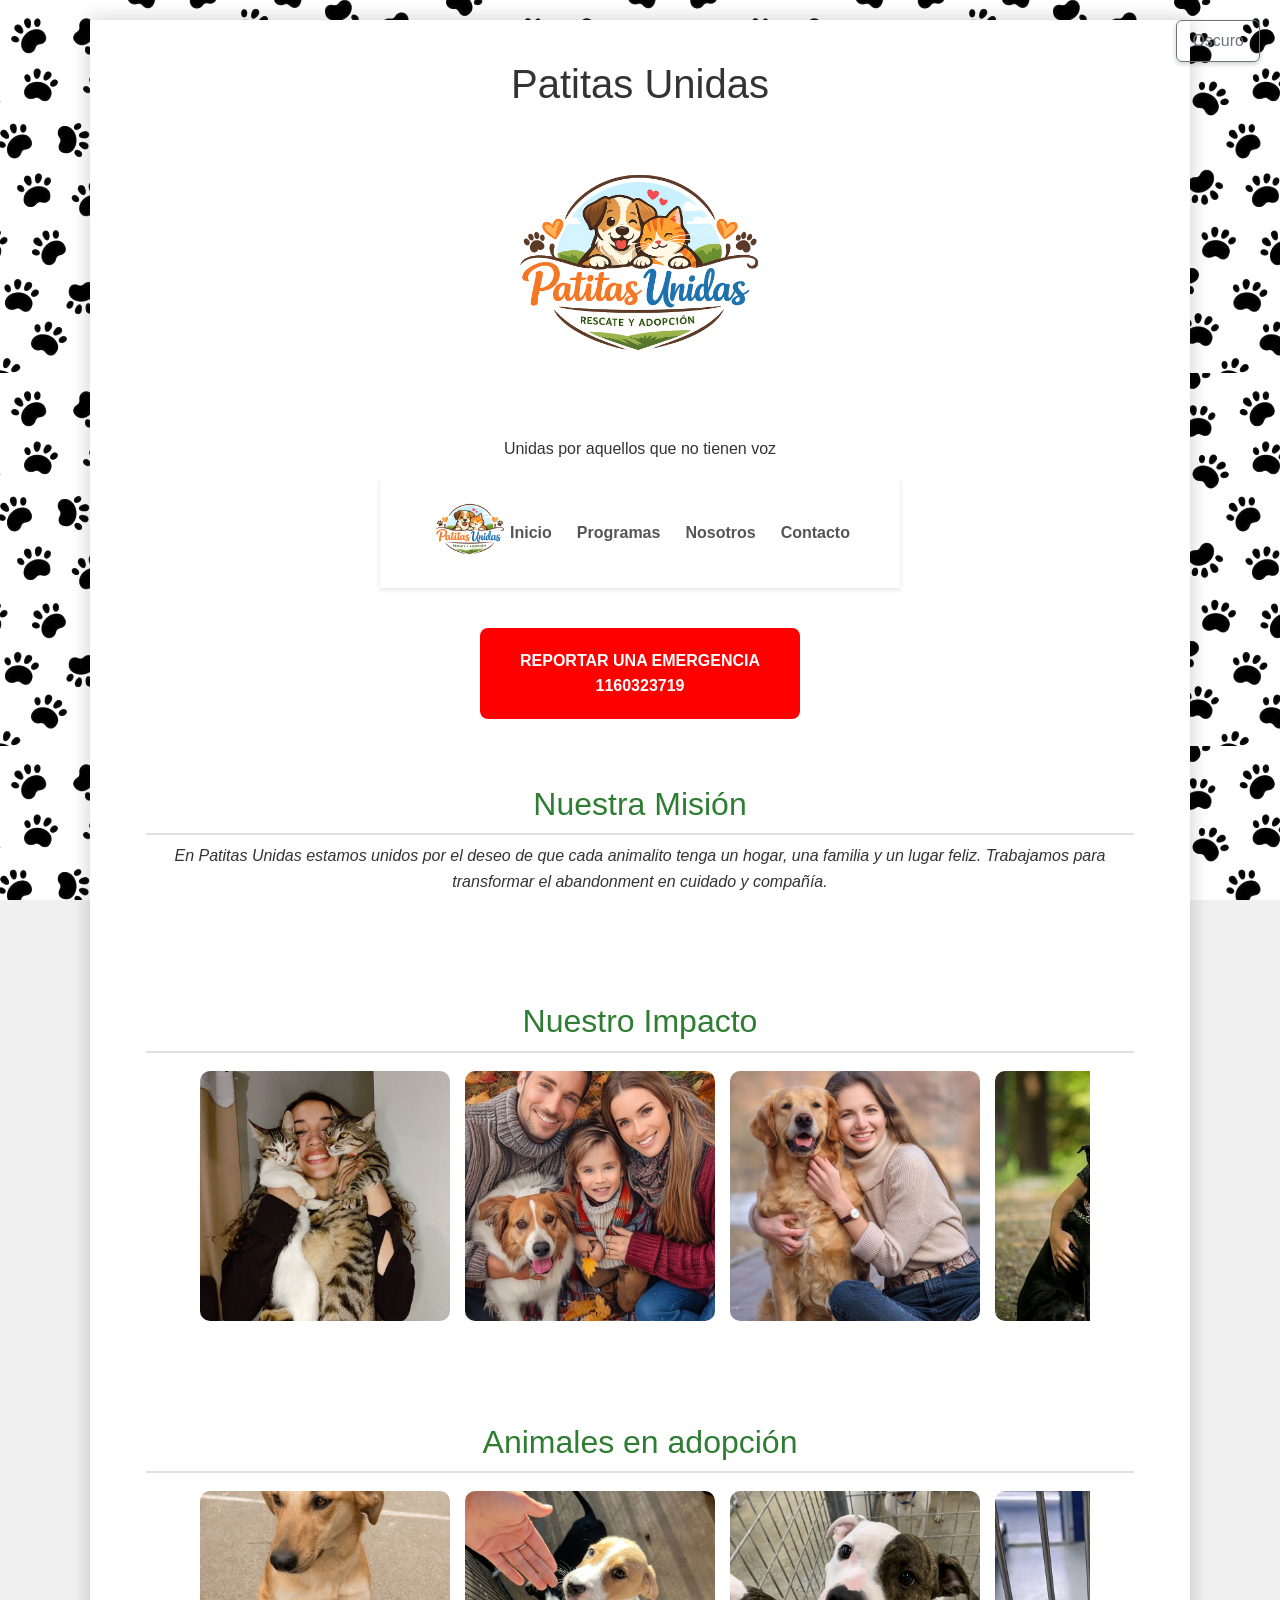
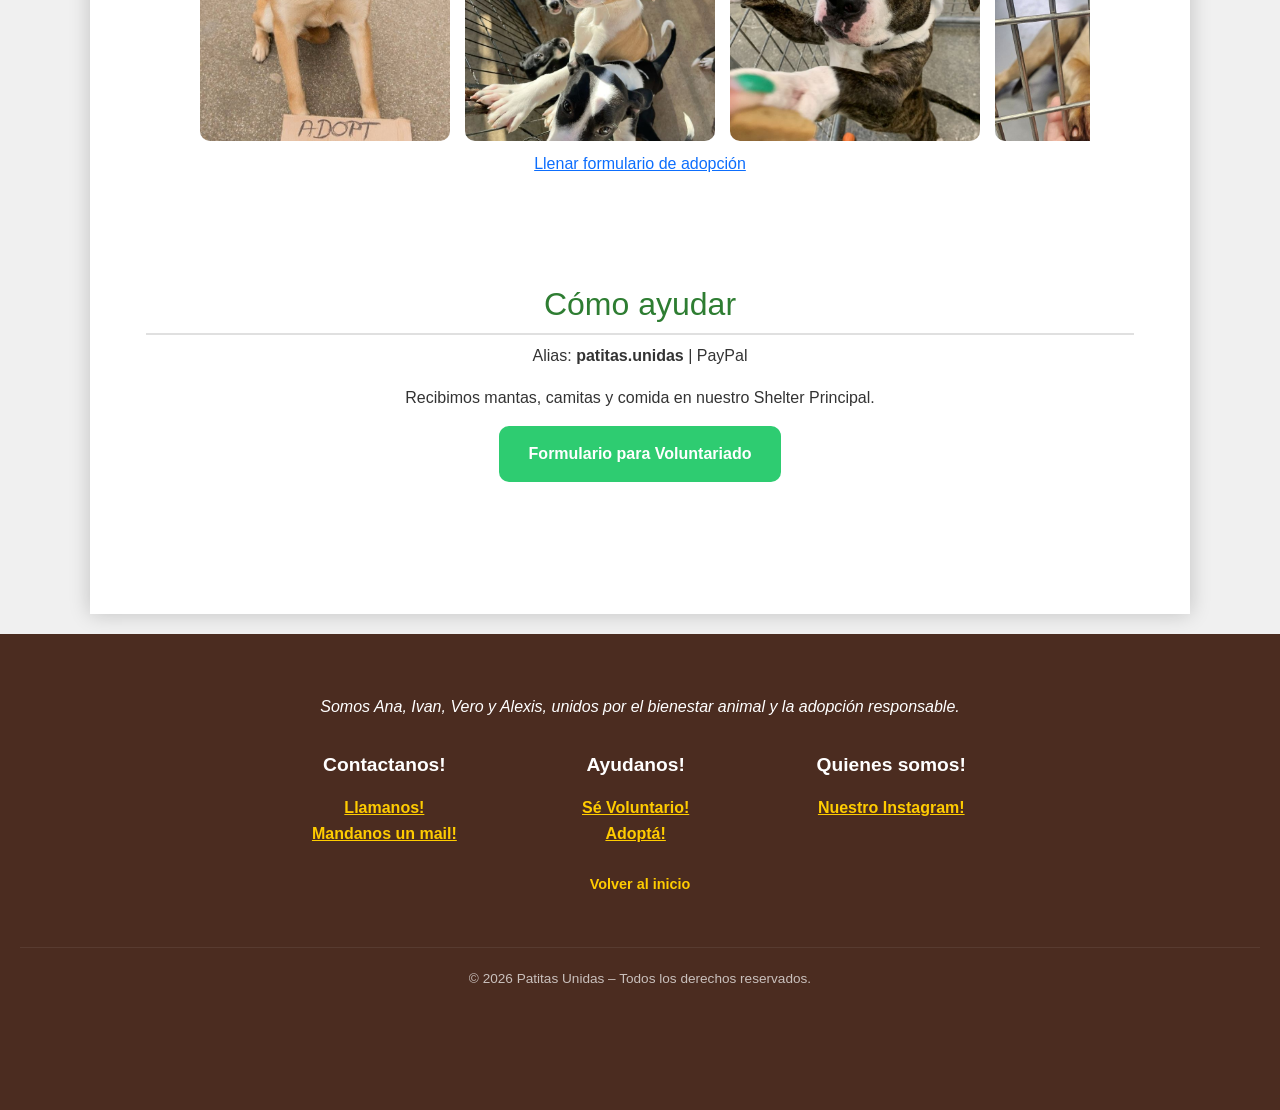
<file: index.html>
<!DOCTYPE html>
<html lang="es">
<head>
    <meta charset="UTF-8" />
    <meta name="viewport" content="width=device-width, initial-scale=1.0" />
    <title>Patitas Unidas - Unidas por aquellos que no tienen voz</title>
    <link href="https://cdn.jsdelivr.net/npm/bootstrap@5.3.3/dist/css/bootstrap.min.css" rel="stylesheet">
    <link rel="stylesheet" href="css/estilos.css">
</head>
<body>

    <!-- Botón modo oscuro -->
    <button id="btn-modo" class="btn btn-outline-secondary">Oscuro</button>
    
    <div class="main-container">
        <!-- Encabezado principal y navegación -->
        <header id="inicio">
            <h1>Patitas Unidas</h1>
            <img src="Imagenes/imagenes_index/Logos/patitas_logo.png" alt="Logotipo central de Patitas Unidas" class="logo-central">
            <p>Unidas por aquellos que no tienen voz</p>

            <nav class="navbar">
                <img src="Imagenes/imagenes_index/Logos/patitas_logo.png" alt="Logotipo de la barra de navegación">
                <div class="nav-links">
                    <a href="index.html">Inicio</a>
                    <a href="programas.html">Programas</a>
                    <a href="nosotros.html">Nosotros</a>
                    <a href="contacto.html">Contacto</a>
                </div>
            </nav>
        </header>

        <main id="contenido-principal">
            <!-- Sección de emergencias -->
            <section id="emergencia">
                <a href="https://wa.me/1160323719" target="_blank" rel="noopener noreferrer">
                    REPORTAR UNA EMERGENCIA <br>
                    1160323719
                </a>
            </section>

            <!-- Declaración de objetivos -->
            <section id="mision" class="p-3 rounded">
                <h2>Nuestra Misión</h2>
                <p><i>En Patitas Unidas estamos unidos por el deseo de que cada animalito tenga un hogar, una familia y un lugar feliz. Trabajamos para transformar el abandonment en cuidado y compañía.</i></p>
            </section>

            <!-- Galería de fotos sobre el impacto-->
            <section id="impacto" class="p-3 rounded">
                <h2>Nuestro Impacto</h2>
                <div class="slider-container">
                    <div class="galeria-scroll" id="impacto-scroll">
                        <img src="Imagenes/imagenes_index/Imagenes/impacto1.jpg" alt="Perro rescatado feliz">
                        <img src="Imagenes/imagenes_index/Imagenes/impacto2.jpg" alt="Gatito en recuperación">
                        <img src="Imagenes/imagenes_index/Imagenes/impacto3.jpg" alt="Voluntarios trabajando">
                        <img src="Imagenes/imagenes_index/Imagenes/impacto4.jpg" alt="Perro recibiendo cariño">
                        <img src="Imagenes/imagenes_index/Imagenes/impacto5.jpg" alt="Momento del rescate">
                        <img src="Imagenes/imagenes_index/Imagenes/impacto6.jpg" alt="Animales">
                        <img src="Imagenes/imagenes_index/Imagenes/impacto7.jpg" alt="Perro jugando">
                        <img src="Imagenes/imagenes_index/Imagenes/impacto8.jpg" alt="Gato en su nueva casa">
                        <img src="Imagenes/imagenes_index/Imagenes/impacto9.jpg" alt="Atención veterinaria">
                        <img src="Imagenes/imagenes_index/Imagenes/impacto10.jpg" alt="Perro descansando tranquilo">
                        <img src="Imagenes/imagenes_index/Imagenes/impacto11.jpg" alt="Entrega de donaciones">
                        <img src="Imagenes/imagenes_index/Imagenes/impacto12.jpg" alt="Cachorros">
                        <img src="Imagenes/imagenes_index/Imagenes/impacto13.jpg" alt="Momento de una adopción">
                    </div>
                </div>
            </section>

            <!-- Galería de animales disponibles y formulario -->
            <section id="adopciones" class="p-3 rounded">
                <h2>Animales en adopción</h2>
                <div class="slider-container">
                    <div class="galeria-scroll" id="adopcion-scroll">
                        <img src="Imagenes/imagenes_index/Imagenes/Candidatos/1.jpg" alt="Perro buscando hogar">
                        <img src="Imagenes/imagenes_index/Imagenes/Candidatos/2.jpg" alt="Gatito joven para adoptar">
                        <img src="Imagenes/imagenes_index/Imagenes/Candidatos/3.jpg" alt="Perro blanco y negro">
                        <img src="Imagenes/imagenes_index/Imagenes/Candidatos/4.jpg" alt="Perro adulto">
                        <img src="Imagenes/imagenes_index/Imagenes/Candidatos/5.jpg" alt="Gato naranja para adopción">
                        <img src="Imagenes/imagenes_index/Imagenes/Candidatos/6.jpg" alt="Perro pequeño">
                        <img src="Imagenes/imagenes_index/Imagenes/Candidatos/7.jpg" alt="Gatito gris">
                    </div>
                </div>
                <p>
                    <a href="https://docs.google.com/forms/d/1f9OaPMTJk3n1CnyjrkrRpbYMM29wqykh7zvm1LiVQJw/edit" 
                       target="_blank" 
                       rel="noopener noreferrer"
                       class="link-formulario-adopcion">
                       Llenar formulario de adopción
                    </a>
                </p>
            </section>

            <!-- Información sobre donaciones y voluntariado -->
            <section id="ayudar" class="p-3 rounded">
                <h2>Cómo ayudar</h2>
                <p>Alias: <strong>patitas.unidas</strong> | PayPal</p>
                <p>Recibimos mantas, camitas y comida en nuestro Shelter Principal.</p>
                <p>
                    <a href="https://docs.google.com/forms/d/1VIsZzx7vKZcyrKj72yHl2uC1Qu29F0RQM8571aqa4l0/edit" 
                       target="_blank" 
                       rel="noopener noreferrer"
                       class="link-formulario-voluntariado">
                       Formulario para Voluntariado
                    </a>
                </p>
            </section>
        </main>
    </div>

    <!-- Footer -->
    <footer>
        <section>
            <p><i>Somos Ana, Ivan, Vero y Alexis, unidos por el bienestar animal y la adopción responsable.</i></p>
            <table>
                <thead>
                    <tr>
                        <th>Contactanos!</th>
                        <th>Ayudanos!</th>
                        <th>Quienes somos!</th>
                    </tr>
                </thead>
                <tbody>
                    <tr>
                        <td><a href="tel:+541160323719">Llamanos!</a></td>
                        <td><a href="https://docs.google.com/forms/d/e/1FAIpQLSfOzJ3SnIqSNFe_d19kwU7NZC8qhX_aFojEnTB_gT3AuYFnnQ/viewform?usp=header" target="_blank" rel="noopener noreferrer">Sé Voluntario!</a></td>
                        <td><a href="https://www.instagram.com/patitas.unidas.ong.unahur/" target="_blank" rel="noopener noreferrer">Nuestro Instagram!</a></td>
                    </tr>
                    <tr>
                        <td><a href="mailto:patitasunidas.ong.unahur@gmail.com">Mandanos un mail!</a></td>
                        <td><a href="https://docs.google.com/forms/d/e/1FAIpQLScnLSE344XA-v23SpIav40jq9DlFRYUfHbHAe1RZPkIDdU1UQ/viewform" target="_blank" rel="noopener noreferrer">Adoptá!</a></td>
                        <td></td>
                    </tr>
                </tbody>
            </table>
            
            <!-- Enlace para volver arriba -->
            <div class="volver-arriba">
                <a href="#inicio">Volver al inicio</a>
            </div>

            <div class="copyright">
                <p>© 2026 Patitas Unidas – Todos los derechos reservados.</p>
            </div>
        </section>
    </footer>

    <script src="https://cdn.jsdelivr.net/npm/bootstrap@5.3.3/dist/js/bootstrap.bundle.min.js"></script>
<script src="js/main.js"></script>
</body>
</html>
</file>
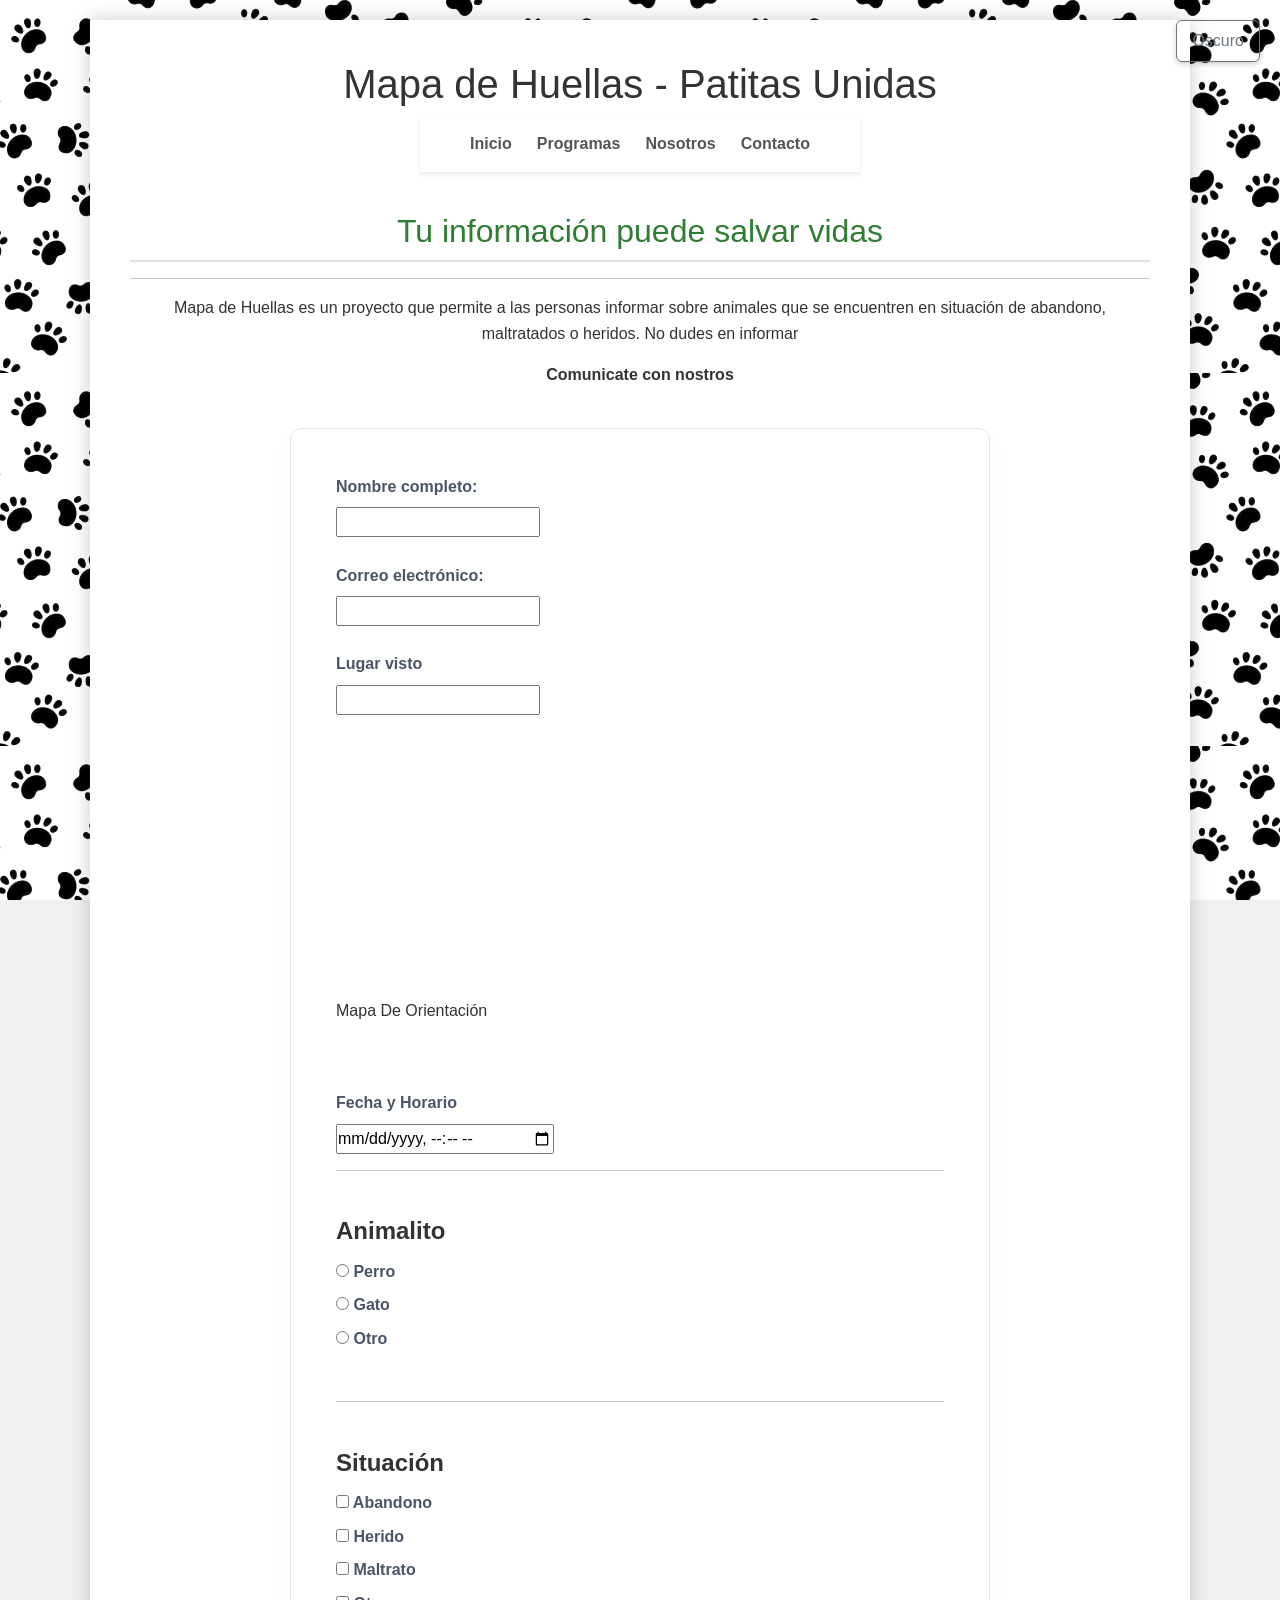
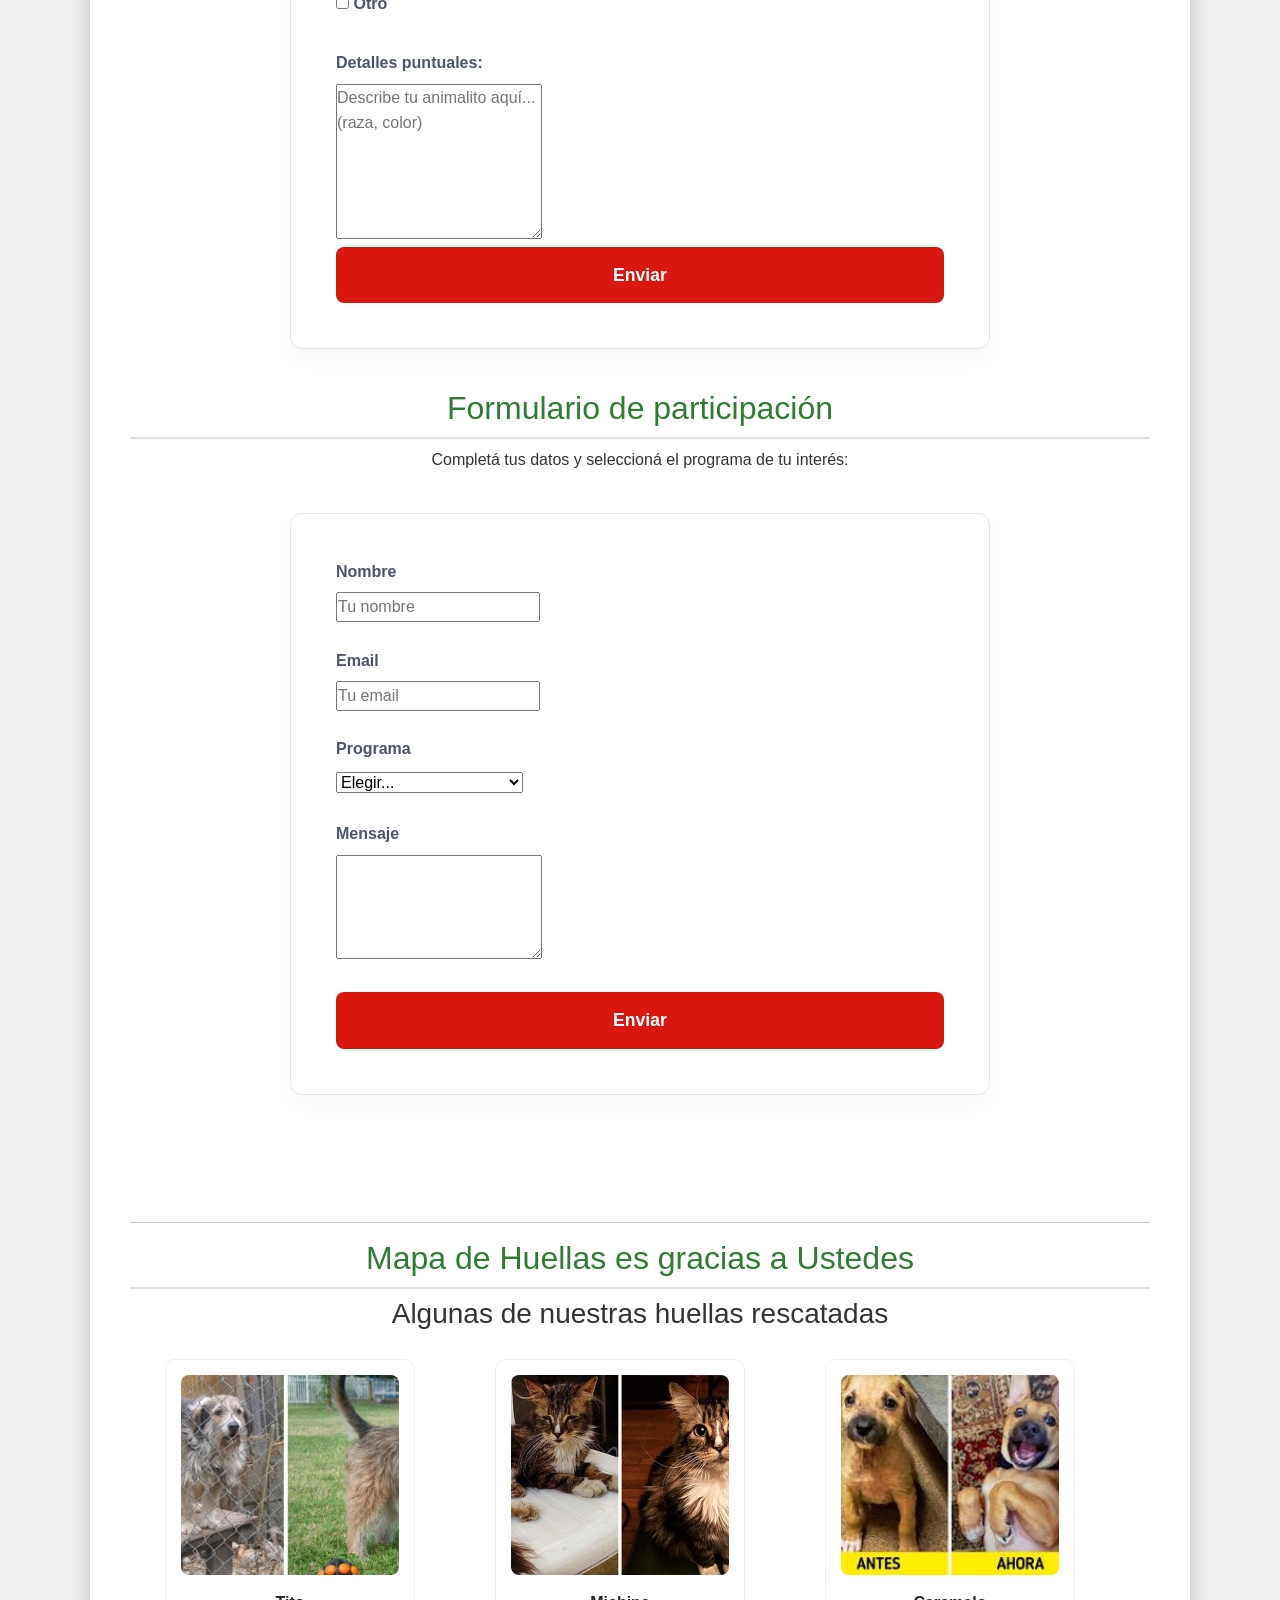
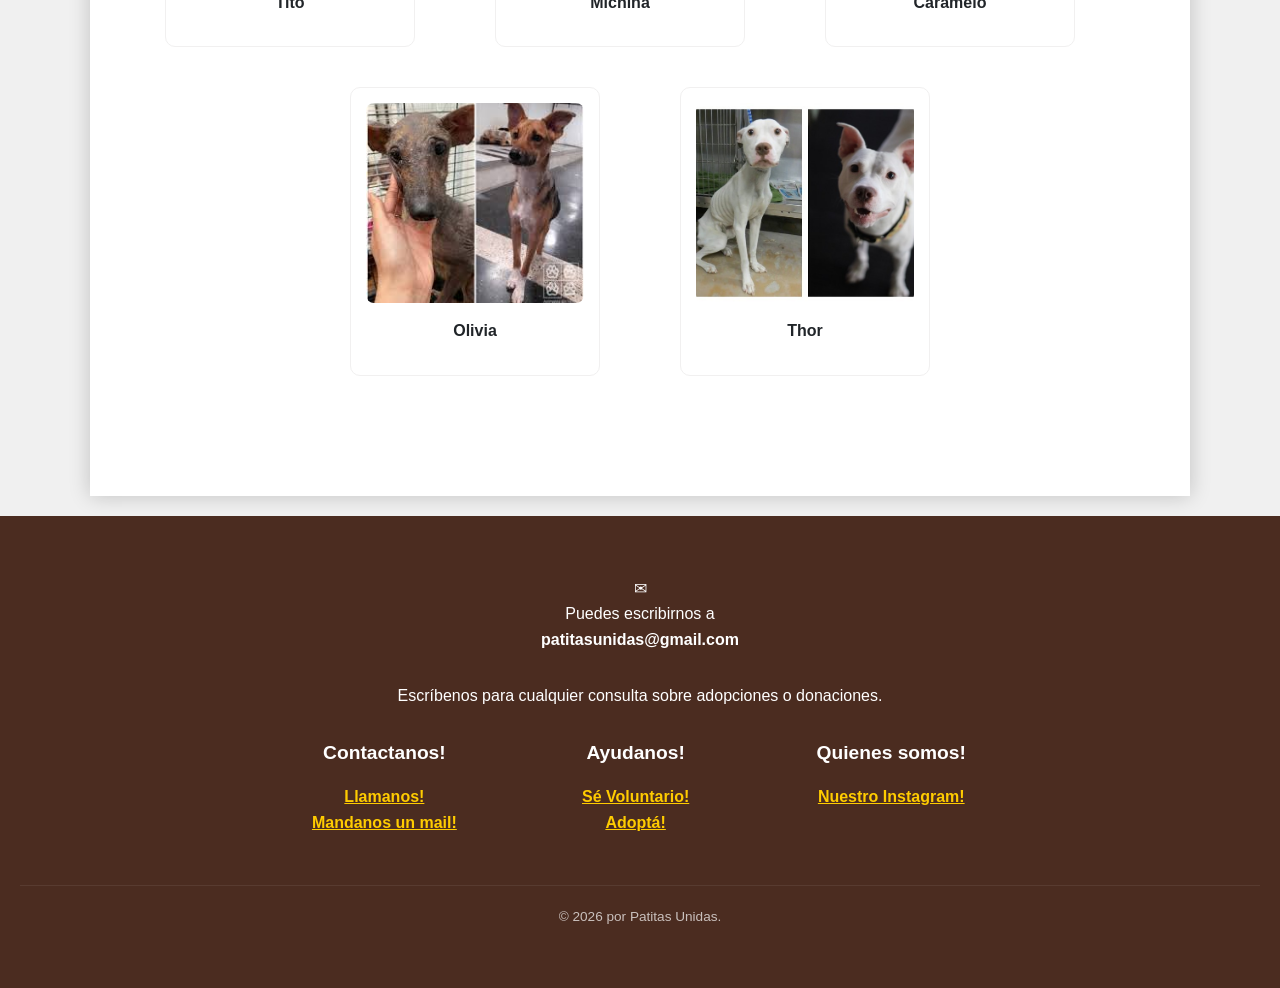
<file: contacto.html>
<!DOCTYPE html>
<html lang="es"></html>

<head>
    <meta charset="UTF-8" />
    <meta name="viewport" content="width=device-width, initial-scale=1.0" />
    <title>Patitas Unidas - Unidas por aquellos que no tienen voz</title>
    <link href="https://cdn.jsdelivr.net/npm/bootstrap@5.3.3/dist/css/bootstrap.min.css" rel="stylesheet">
    <link rel="stylesheet" href="css/estilos.css">
</head>
<body>
    
    
    <!-- Botón modo oscuro -->
    <button id="btn-modo" class="btn btn-outline-secondary">Oscuro</button>

    <main class="main-container">
    <header>
        <h1> Mapa de Huellas - Patitas Unidas</h1>
        <nav class="navbar">
            <div class="nav-links"> 
              <a href="index.html">Inicio</a>
                <a href="programas.html">Programas</a>
                <a href="nosotros.html">Nosotros</a>
                <a href="contacto.html">Contacto</a>   
            </div>
    </header>

        <section>
        <h2>Tu información puede salvar vidas</h2>
        <hr>
        <p>Mapa de Huellas es un proyecto que permite a las personas informar sobre animales
            que se encuentren en situación de abandono, maltratados o heridos. No dudes en informar</p>
        <p><strong>Comunicate con nostros</strong> </p>
        
        <form>
            <label for="nombre"><strong>Nombre completo:</strong></label>
            <input type="text" id="nombre" name="nombre">
            <br>
            <br>

            <label for="email"><strong>Correo electrónico:</strong></label>
            <input type="email" id="email" name="email">
                                                                                             <!--formulario simple-->
            <br>
            <br>
            <label for="Lugar"><strong>Lugar visto</strong></label>
            <input type="text" id="Lugar" name="Lugar">
            <br>
            <br>
            <iframe            
                 src="https://www.google.com/maps?q=Buenos+Aires&output=embed"
                 width="400" 
                 height="250"                                                       
                 style="border:0;" 
                 loading="lazy">
            </iframe>
            <p>Mapa De Orientación</p>                       
                                                                                    <!--Mapa interactivo-->

            <br>
            <br>


            <label for="Horario"><strong>Fecha y Horario</strong></label>
            <input type="datetime-local" id="Horario" name="Horario">
            <hr>
            <br>
                <fieldset>
                    <legend><b>Animalito</b></legend>
                    <label><input type="radio" name="Animalito" value="Animalito"> Perro</label>
                    <label><input type="radio" name="Animalito" value="Animalito"> Gato</label>     <!--cuadros selectores (solo uno)-->
                    <label><input type="radio" name="Animalito" value="Animalito"> Otro</label>
                </fieldset>
                <br>
                <hr>
                <br>
                <fieldset>
                    <legend><b>Situación</b></legend>
                    <label><input type="checkbox" name="Situación" value="Abandono"> Abandono</label>
                    <label><input type="checkbox" name="Situación" value="Herido"> Herido</label>       <!--radios de multiopcion-->
                    <label><input type="checkbox" name="Situación" value="Maltrato"> Maltrato</label>
                    <label><input type="checkbox" name="Situación" value="Otro"> Otro</label>
                </fieldset>

                <br>

                <label for="detalles"><strong>Detalles puntuales:</strong></label>
                <textarea id="detalles" name="detalles" rows="6"                            
                    placeholder="Describe tu animalito aquí...(raza, color)"></textarea>     <!--cuadro para comentarios-->

                <button type="submit">Enviar</button>
        </form>
        <!-- FORMULARIO DE PARTICIPAR DE PROGRAMAS -->
        <section id="participar">
            <h2>Formulario de participación</h2>
            <p>Completá tus datos y seleccioná el programa de tu interés:</p>
            
            <form action="/enviar" method="post">
                <label for="nombre">Nombre</label>
                <input type="text" id="nombre" name="nombre" placeholder="Tu nombre" required>
                <br><br>

                <label for="email">Email</label>
                <input type="email" id="email" name="email" placeholder="Tu email" required>
                <br><br>

                <label for="programa">Programa</label>
                <select id="programa" name="programa">
                    <option value="">Elegir...</option>
                    <option value="adopcion">Adopción Responsable</option>
                    <option value="castracion">Castraciones Gratuitas</option>
                    <option value="colecta">Colectas Solidarias</option>
                </select>
                <br><br>

                <label for="mensaje">Mensaje</label>
                <textarea id="mensaje" name="mensaje" rows="4"></textarea>
                <br><br>

                <button type="submit">Enviar</button>
            </form>
        </section>
                <br>
                <br>
                <hr>
            <h2>Mapa de Huellas es gracias a Ustedes</h2>
            <section id="rescatados">                                
                <h3>Algunas de nuestras huellas rescatadas</h3>
                     <!-- Caretelera de imagenes-->
                     <section class="flex-container">
                        <article class="card">
                        <img src="Imagenes/imagenes-contacto/Tito rescatado.webp" alt="Tito"><p><strong>Tito</strong></p>
                        </article>
                <br>
                    <article class="card">
                    <img src="Imagenes/imagenes-contacto/michina.jpg" alt="michina"><p><strong>Michina</strong></p>
                    </article>
                <br>
                <article class="card">
                    <img src="Imagenes/imagenes-contacto/caramelo.jpg" alt="caramelo"><p><strong>Caramelo</strong></p>
                    </article>
                <br>
                <article class="card">
                    <img src="Imagenes/imagenes-contacto/olivia.jpg" alt="olivia"><p><strong>Olivia</strong></p>
                    </article>
                <br>
                <article class="card">
                    <img src="Imagenes/imagenes-contacto/thor.jpg" alt="thor"><p><strong>Thor</strong></p>
                    </article>
             </section>
        
    </main> 
    <footer>
        <div class="footer-container">
            <div class="footer-column">
                <span class="footer-icon">✉</span>
                <p>Puedes escribirnos a <br> <strong>patitasunidas@gmail.com</strong></p>
                <p>Escríbenos para cualquier consulta sobre adopciones o donaciones.</p>
            </div>
        </div>
        <table>
        <tr>
            <th>Contactanos!</th>
            <th>Ayudanos!</th>
            <th>Quienes somos!</th>
        </tr>
        <tr>
            <td><a href="tel:+541160323719" target="_blank">Llamanos!</a></td>
            <td><a href="https://docs.google.com/forms/d/e/1FAIpQLSfOzJ3SnIqSNFe_d19kwU7NZC8qhX_aFojEnTB_gT3AuYFnnQ/viewform?usp=header" target="_blank">Sé Voluntario!</a></td>
            <td><a href="https://www.instagram.com/patitas.unidas.ong.unahur/" target="_blank">Nuestro Instagram!</a></td>
        </tr>
        <tr>
            <td><a href="mailto:patitasunidas.ong.unahur@gmail.com" target="_blank">Mandanos un mail!</a></td>
            <td><a href="https://docs.google.com/forms/d/e/1FAIpQLScnLSE344XA-v23SpIav40jq9DlFRYUfHbHAe1RZPkIDdU1UQ/viewform" target="_blank">Adoptá!</a></td>
        </tr>
        </table>
        <div class="copyright">
            © 2026 por Patitas Unidas.
        </div>
    </footer>
    <script src="js/main.js"></script>
</body>
</file>
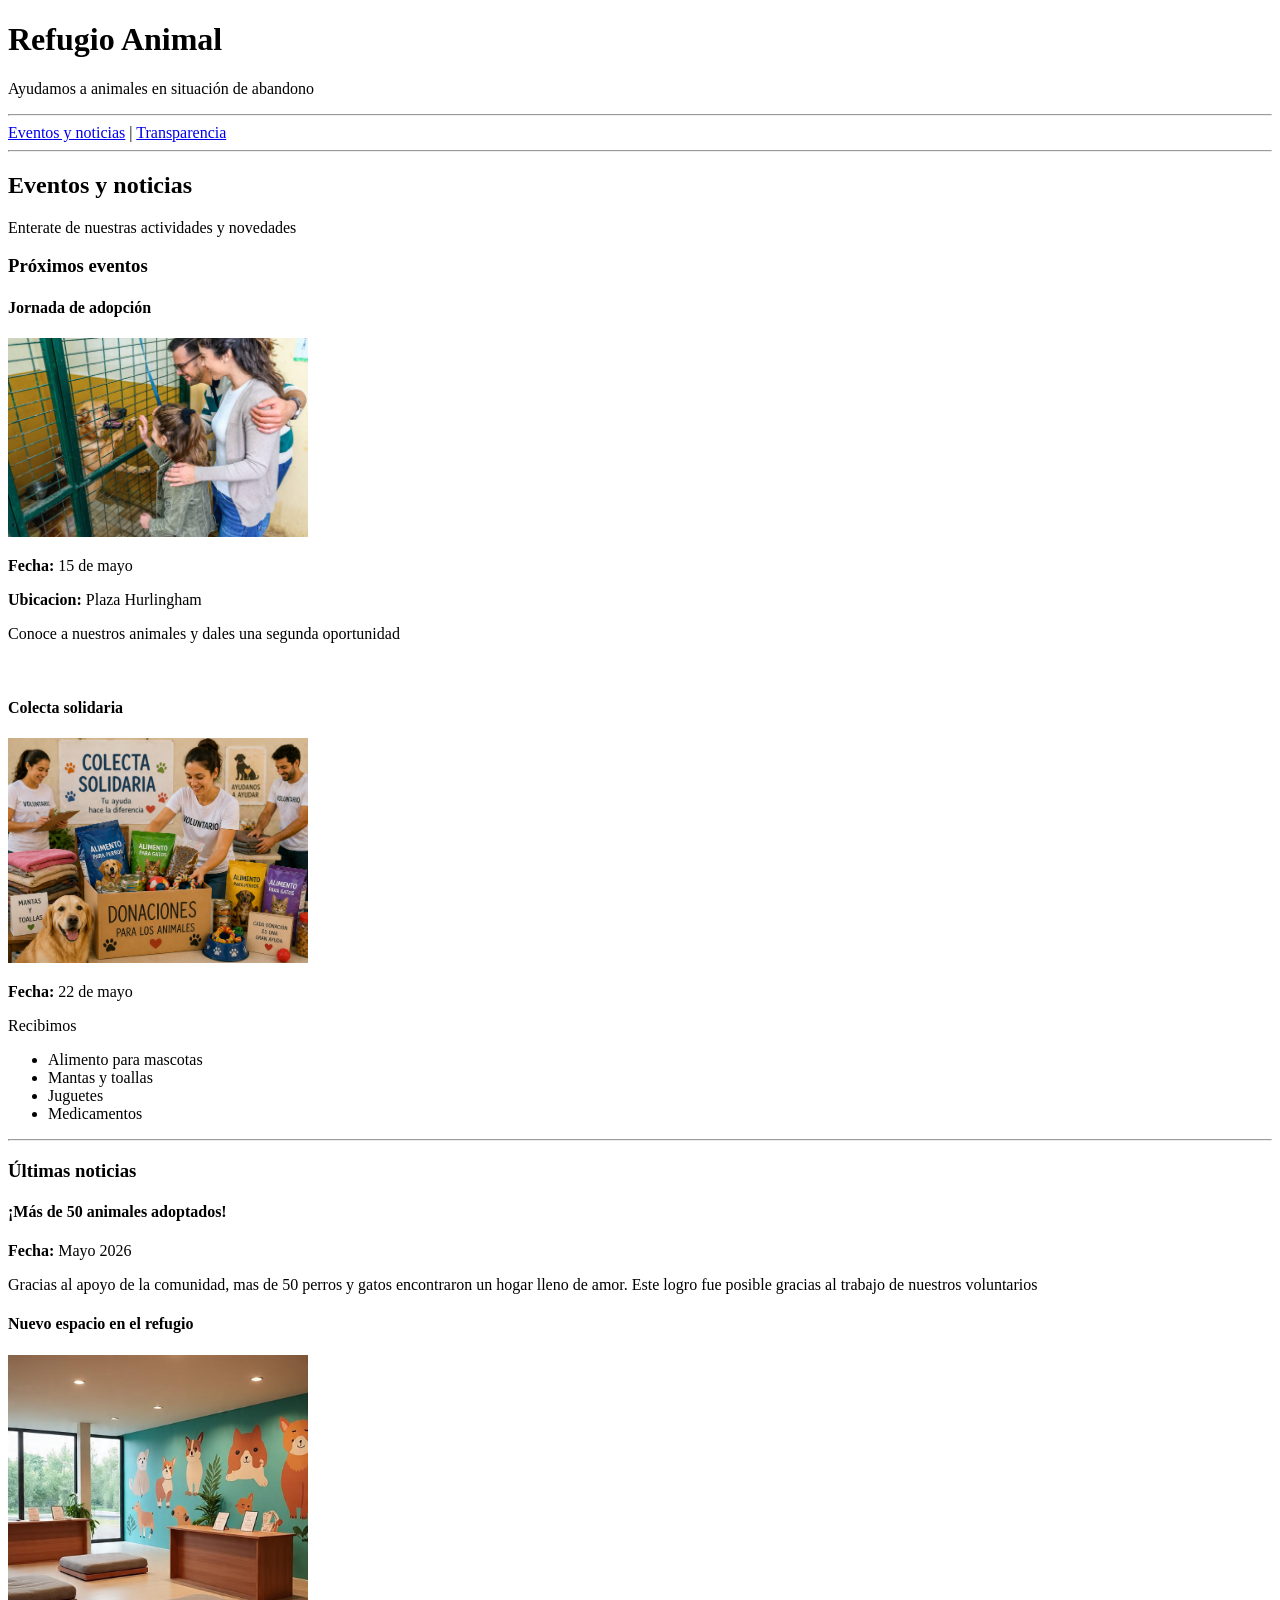
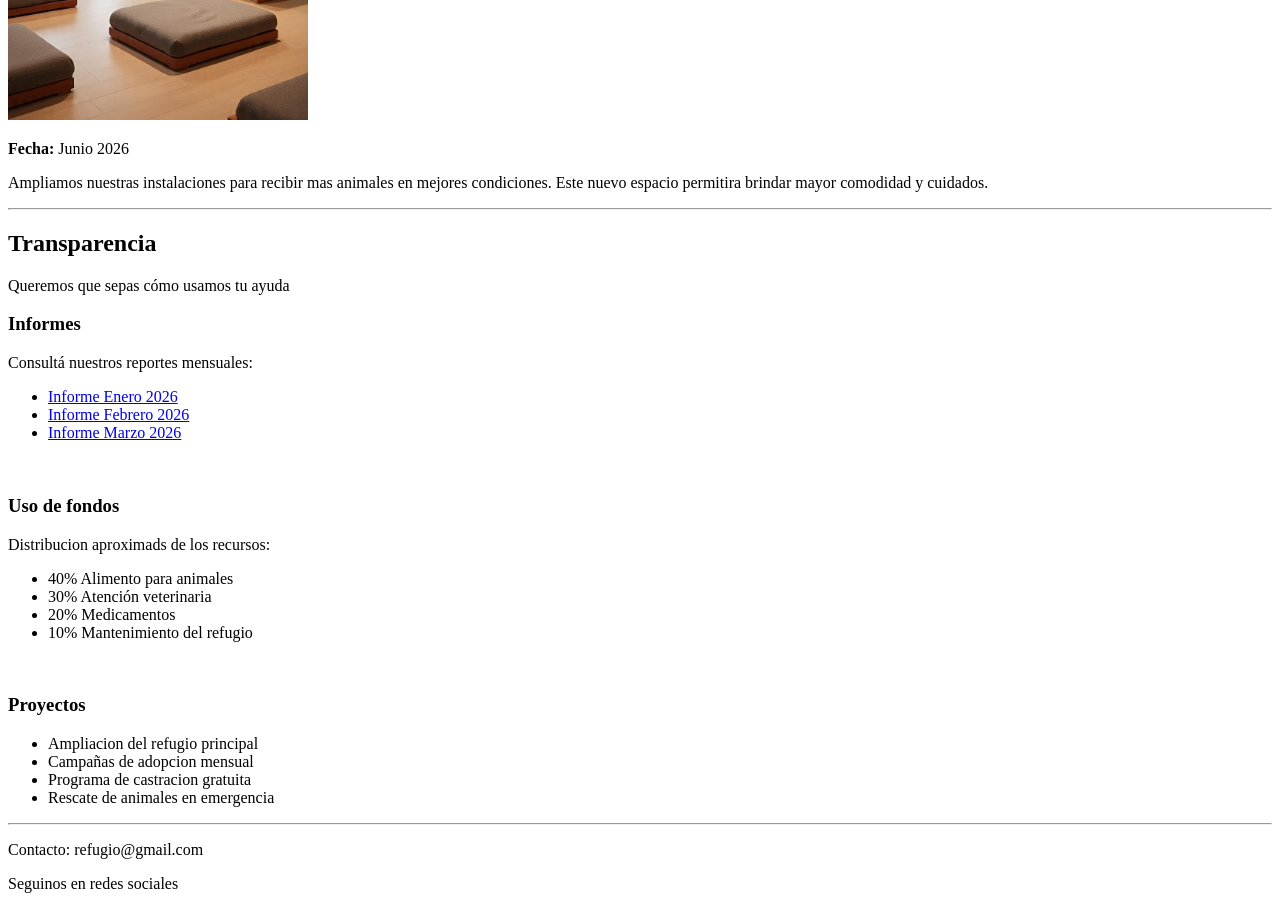
<file: Eventos y Transparencia.html>
<!DOCTYPE html>
<html lang="es">
<head>
    <meta charset="UTF-8">
    <title>Patitas Unidas</title>
</head>

<body>

    <!-- TÍTULO -->
    <h1>Refugio Animal </h1>
    <p>Ayudamos a animales en situación de abandono</p>

    <hr>

    <!-- MENÚ -->
    <nav>
        <a href="#eventos">Eventos y noticias</a> |
        <a href="#transparencia">Transparencia</a>
    </nav>

    <hr>

    <!-- EVENTOS Y NOTICIAS -->
    <section id="eventos">
        <h2>Eventos y noticias</h2>
        <p>Enterate de nuestras actividades y novedades </p>

        <h3>Próximos eventos</h3>

        <div>
            <h4>Jornada de adopción</h4>
            <img src="Imagenes/imagenes-de-eventos-y-proyecto/Adopcion.jpg" alt="Perros en adopción" width="300">
            <p><strong>Fecha:</strong> 15 de mayo</p>
            <p><strong>Ubicacion:</strong> Plaza Hurlingham</p>
            <p>Conoce a nuestros animales y dales una segunda oportunidad</p>
        </div>

        <br>

        <div>
            <h4>Colecta solidaria</h4>
            <img src="Imagenes/imagenes-de-eventos-y-proyecto/ColectaSolidaria.png" alt="Donaciones para animales" width="300">
            <p><strong>Fecha:</strong> 22 de mayo</p>
            <p>Recibimos</p>

            <ul>
                <li>Alimento para mascotas</li>
                <li>Mantas y toallas</li>
                <li>Juguetes</li>
                <li>Medicamentos</li>
            </ul>

        </div>

        <hr>

        <h3>Últimas noticias</h3>

        <div>
            <h4>¡Más de 50 animales adoptados!</h4>
            <p><strong>Fecha:</strong> Mayo 2026</p>
            <p>Gracias al apoyo de la comunidad, mas de 50 perros y gatos encontraron un hogar lleno de amor.
                Este logro fue posible gracias al trabajo de nuestros voluntarios
            </p>
        </div>


        <div>
            <h4>Nuevo espacio en el refugio</h4>
            <img src="Imagenes/imagenes-de-eventos-y-proyecto/Refugio.jpeg" alt="Refugio Ampliado" width="300">
            
            <p><strong>Fecha:</strong> Junio 2026</p>
            <p>Ampliamos nuestras instalaciones para recibir mas animales en mejores condiciones.
                Este nuevo espacio permitira brindar mayor comodidad y cuidados.
            </p>
        </div>

    </section>

    <hr>

    <!-- TRANSPARENCIA -->
    <section id="transparencia">
        <h2>Transparencia</h2>
        <p>Queremos que sepas cómo usamos tu ayuda </p>

        <div>
            <h3>Informes</h3>
            <p>Consultá nuestros reportes mensuales:</p>

            <ul>
                <li><a href="#">Informe Enero 2026</a></li>
                <li><a href="#">Informe Febrero 2026</a></li>
                <li><a href="#">Informe Marzo 2026</a></li>
            </ul>
        </div>

        <br>

        <div>
            <h3>Uso de fondos</h3>
            <p>Distribucion aproximads de los recursos:</p>

            <ul>
                <li>40% Alimento para animales</li>
                <li>30% Atención veterinaria</li>
                <li>20% Medicamentos</li>
                <li>10% Mantenimiento del refugio</li>
            </ul>
        </div>
        <br>
        <div>
            <h3>Proyectos</h3>
            <ul>
                <li>Ampliacion del refugio principal</li>
                <li>Campañas de adopcion mensual</li>
                <li>Programa de castracion gratuita</li>
                <li>Rescate de animales en emergencia</li>
            </ul>
        </div>

    </section>

    <hr>

    <!-- FOOTER -->
    <footer>
        <p>Contacto: refugio@gmail.com</p>
        <p>Seguinos en redes sociales</p>
    </footer>

</body>
</html>
</file>
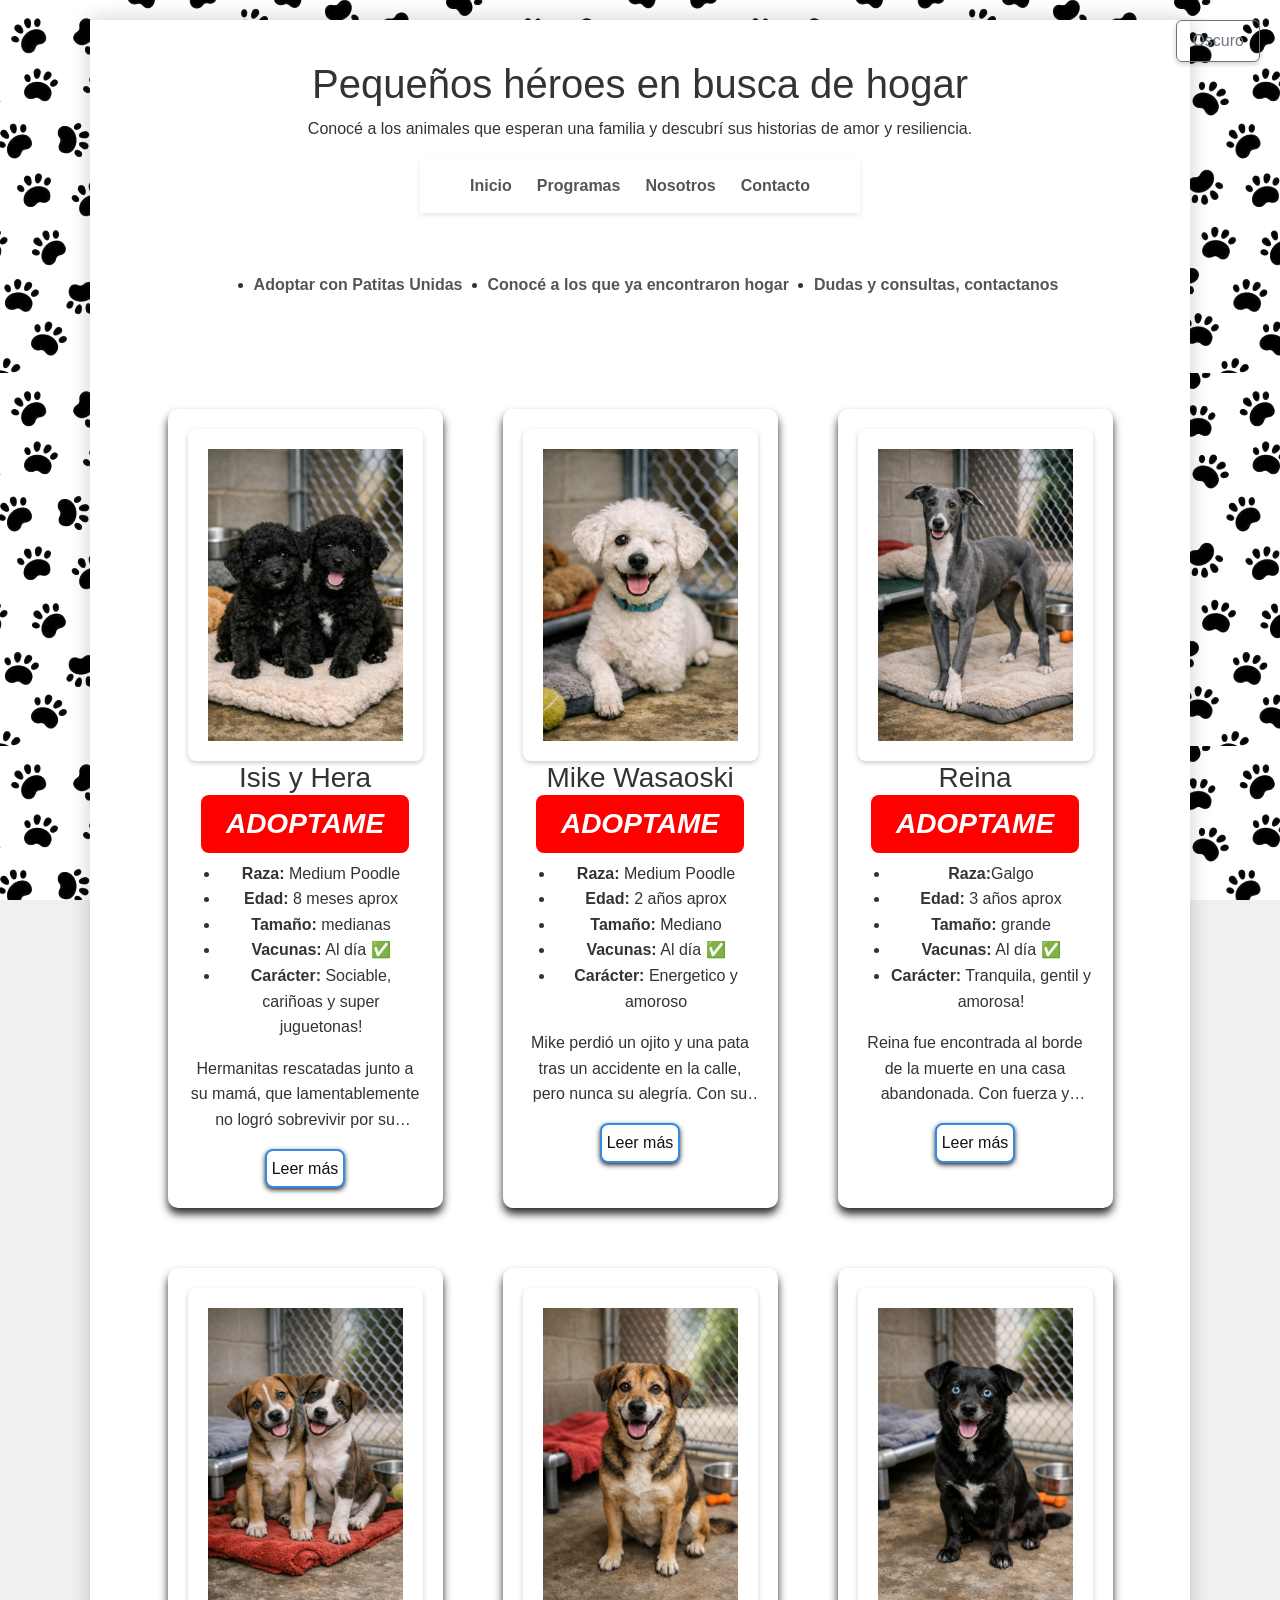
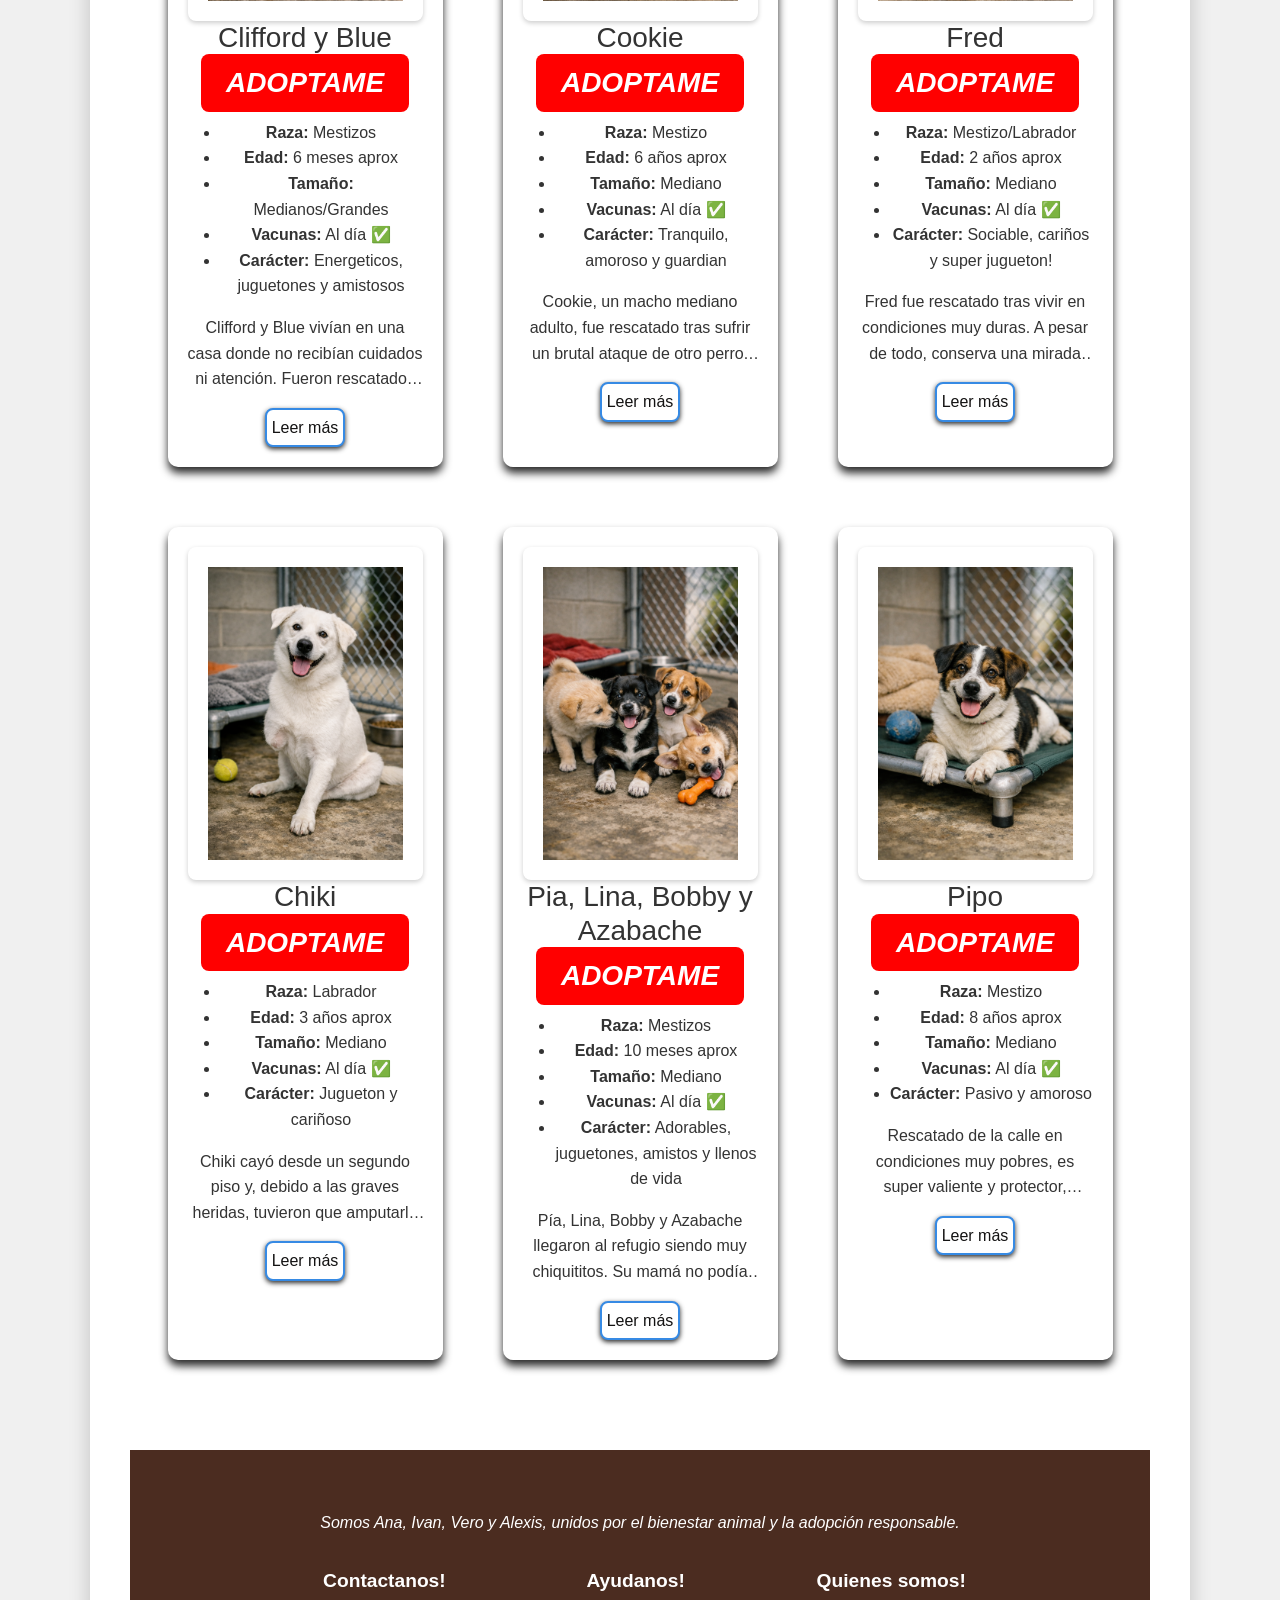
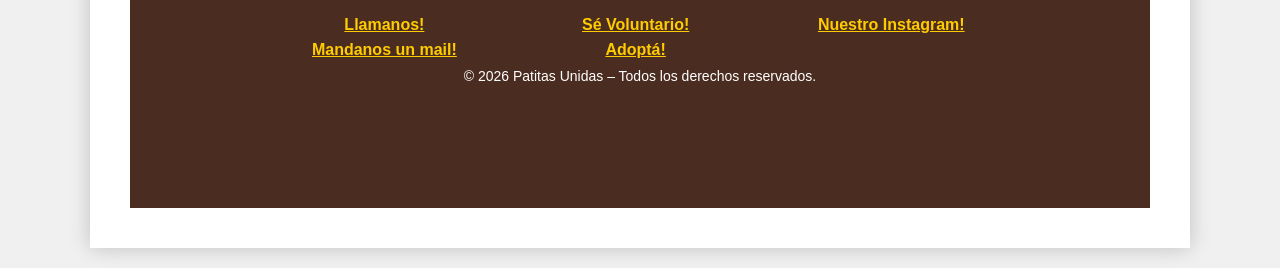
<file: nosotros.html>
<!DOCTYPE html>
<html lang="es">
<head>

    <meta charset="UTF-8" />
    <meta name="viewport" content="width=device-width, initial-scale=1.0" />
    <title>Galería de Adopciones</title>
    <link rel="stylesheet" href="https://cdn.jsdelivr.net/npm/bootstrap@5.3.3/dist/css/bootstrap.min.css">
    <link rel="stylesheet" href="css/estilos.css">
    
</head>

<body>
    
    <!-- Botón modo oscuro -->
    <button id="btn-modo" class="btn btn-outline-secondary">Oscuro</button>
    
    <main class="main-container">
        <header>
            <h1>Pequeños héroes en busca de hogar</h1>
             <p>Conocé a los animales que esperan una familia y descubrí sus historias de amor y resiliencia.</p>
            <nav class="navbar">
                <div class="nav-links">
                    <a href="index.html">Inicio</a>
                    <a href="programas.html">Programas</a>
                    <a href="nosotros.html">Nosotros</a>
                    <a href="contacto.html">Contacto</a>
                </div>
            </nav>
            <hr>
         <br>
            <ul class="nav-links">
                <li><a href="https://docs.google.com/forms/d/e/1FAIpQLScnLSE344XA-v23SpIav40jq9DlFRYUfHbHAe1RZPkIDdU1UQ/viewform?usp=sharing&ouid=101888610123957983190" target="_blank"> Adoptar con Patitas Unidas</a></li>
                <li><a href="hfjhfj" target="_blank"> Conocé a los que ya encontraron hogar</a></li>
                <li><a href="jhffhj" target="_blank"> Dudas y consultas, contactanos </a></li>
            </ul>
        </header>
        <br>
        <!-- Primera fila de 3 animalitos -->
        <section>
                <div class="flex-container">
                    <div class="container-item">
                        <img src="Imagenes/Galeria de adopciones/isis y hera.png" class="imgGaleria" alt="Isis y Hera">
                        <h3>Isis y Hera 
                        <a href="https://docs.google.com/forms/d/e/1FAIpQLScnLSE344XA-v23SpIav40jq9DlFRYUfHbHAe1RZPkIDdU1UQ/viewform" target="_blank">
                            <br>
                            <button class="boton-adoptame">Adoptame</button>
                        </a></h3>
                        <ul>
                            <li><b>Raza:</b> Medium Poodle</li>
                            <li><b>Edad:</b> 8 meses aprox</li>
                            <li><b>Tamaño:</b> medianas</li>
                            <li><b>Vacunas:</b> Al día ✅</li>
                            <li><b>Carácter:</b> Sociable, cariñoas y super juguetonas!</li>
                        </ul>
                        <p class="descripcion">Hermanitas rescatadas junto a su mamá, que lamentablemente no logró sobrevivir por su delicada condición. 
                            Ellas, sin embargo, no se rindieron: pequeñas valientes que hoy sueñan con un hogar lleno de amor</p>
                        <button class="btn-leer">Leer más</button>    
                    </div>
                    <div class="container-item">
                        <img src="Imagenes/Galeria de adopciones/Mike W..png" class="imgGaleria" alt="Mike W.">
                        <h3>Mike Wasaoski <a href="https://docs.google.com/forms/d/e/1FAIpQLScnLSE344XA-v23SpIav40jq9DlFRYUfHbHAe1RZPkIDdU1UQ/viewform" target="_blank">
                            <br>
                            <button class="boton-adoptame">Adoptame</button>
                        </a> </h3>
                        <ul>
                            <li><b>Raza:</b> Medium Poodle </li>
                            <li><b>Edad:</b> 2 años aprox</li>
                            <li><b>Tamaño:</b> Mediano</li>
                            <li><b>Vacunas:</b> Al día ✅</li>
                            <li><b>Carácter:</b> Energetico y amoroso</li>
                        </ul>
                        <p class="descripcion">Mike perdió un ojito y una pata tras un accidente en la calle, pero nunca su alegría. Con su energía y ternura conquista 
                            corazones, demostrando que la verdadera visión está en el amor. Sueña con un hogar que lo abrace tal como es</p>
                        <button class="btn-leer">Leer más</button>    
                    </div>
                    <div class="container-item">
                        <img src="Imagenes/Galeria de adopciones/reina.png" class="imgGaleria" alt="Reina">
                        <h3>Reina<a href="https://docs.google.com/forms/d/e/1FAIpQLScnLSE344XA-v23SpIav40jq9DlFRYUfHbHAe1RZPkIDdU1UQ/viewform" target="_blank">
                            <br>
                            <button class="boton-adoptame">Adoptame</button>
                        </a></h3>
                        <ul>
                            <li><b>Raza:</b>Galgo</li>
                            <li><b>Edad:</b> 3 años aprox</li>
                            <li><b>Tamaño:</b> grande </li>
                            <li><b>Vacunas:</b> Al día ✅</li>
                            <li><b>Carácter:</b> Tranquila, gentil y amorosa!</li>
                        </ul>
                        <p class="descripcion">Reina fue encontrada al borde de la muerte en una casa abandonada. Con fuerza y ternura logró sobrevivir,
                            y hoy sueña con un hogar que la llene de amor</p>
                        <button class="btn-leer">Leer más</button>    
                    </div>
                    <div class="container-item">
                        <img src="Imagenes/Galeria de adopciones/clifford y blue.png" class="imgGaleria" alt="Clifford y Blue">
                        <h3>Clifford y Blue <a href="https://docs.google.com/forms/d/e/1FAIpQLScnLSE344XA-v23SpIav40jq9DlFRYUfHbHAe1RZPkIDdU1UQ/viewform" target="_blank">
                            <br>
                            <button class="boton-adoptame">Adoptame</button>
                        </a></h3>
                        <ul>
                            <li><b>Raza:</b> Mestizos</li>
                            <li><b>Edad:</b> 6 meses aprox</li>
                            <li><b>Tamaño:</b> Medianos/Grandes</li>
                            <li><b>Vacunas:</b> Al día ✅</li>
                            <li><b>Carácter:</b> Energeticos, juguetones y amistosos</li>
                        </ul>
                        <p class="descripcion">Clifford y Blue vivían en una casa donde no recibían cuidados ni atención. Fueron rescatados en 
                            condiciones muy difíciles, pero juntos lograron salir adelante. Hoy, inseparables, sueñan con 
                            un hogar donde puedan crecer rodeados de amor</p>
                        <button class="btn-leer">Leer más</button>    
                    </div>
                    <div class="container-item">
                        <img src="Imagenes/Galeria de adopciones/cookie.png" class="imgGaleria" alt="Cookie.">
                        <h3>Cookie <a href="https://docs.google.com/forms/d/e/1FAIpQLScnLSE344XA-v23SpIav40jq9DlFRYUfHbHAe1RZPkIDdU1UQ/viewform" target="_blank">
                            <br>
                            <button class="boton-adoptame">Adoptame</button>
                        </a></h3>
                        <ul>
                            <li><b>Raza:</b> Mestizo</li>
                            <li><b>Edad:</b> 6 años aprox</li>
                            <li><b>Tamaño:</b> Mediano</li>
                            <li><b>Vacunas:</b> Al día ✅</li>
                            <li><b>Carácter:</b> Tranquilo, amoroso y guardian</li>
                        </ul>
                        <p class="descripcion">Cookie, un macho mediano adulto, fue rescatado tras sufrir un brutal ataque de otro perro. 
                            Contra todo pronóstico logró sobrevivir: un verdadero milagro que hoy espera un hogar 
                            donde su valentía y ternura sean abrazadas para siempre</p>
                        <button class="btn-leer">Leer más</button>    
                    </div>
                    <div class="container-item">
                        <img src="Imagenes/Galeria de adopciones/fred.png" class="imgGaleria" alt="Fred">
                        <h3>Fred <a href="https://docs.google.com/forms/d/e/1FAIpQLScnLSE344XA-v23SpIav40jq9DlFRYUfHbHAe1RZPkIDdU1UQ/viewform" target="_blank">
                            <br>
                            <button class="boton-adoptame">Adoptame</button>
                        </a></h3>
                        <ul>
                            <li><b>Raza:</b> Mestizo/Labrador</li>
                            <li><b>Edad:</b> 2 años aprox</li>
                            <li><b>Tamaño:</b> Mediano</li>
                            <li><b>Vacunas:</b> Al día ✅</li>
                            <li><b>Carácter:</b> Sociable, cariños y super jugueton!</li>
                        </ul>
                        <p class="descripcion">Fred fue rescatado tras vivir en condiciones muy duras. A pesar de todo, 
                            conserva una mirada noble y un corazón lleno de ternura. Hoy sueña con un 
                            hogar donde pueda transformar su fortaleza en alegría y recibir el amor que tanto merece</p>
                        <button class="btn-leer">Leer más</button>    
                    </div>
                    <div class="container-item">
                        <img src="Imagenes/Galeria de adopciones/chiki.png" class="imgGaleria" alt="Chiki">
                        <h3>Chiki <a href="https://docs.google.com/forms/d/e/1FAIpQLScnLSE344XA-v23SpIav40jq9DlFRYUfHbHAe1RZPkIDdU1UQ/viewform" target="_blank">
                            <br>
                            <button class="boton-adoptame">Adoptame</button>
                        </a></h3>
                        <ul>
                            <li><b>Raza:</b> Labrador </li>
                            <li><b>Edad:</b> 3 años aprox</li>
                            <li><b>Tamaño:</b> Mediano</li>
                            <li><b>Vacunas:</b> Al día ✅</li>
                            <li><b>Carácter:</b> Jugueton y cariñoso</li>
                        </ul>
                        <p class="descripcion">Chiki cayó desde un segundo piso y, debido a las graves heridas, tuvieron que 
                            amputarle una patita. Milagrosamente, esa fue la única secuela. Hoy, con su 
                            fuerza y ternura intactas, espera un hogar donde transformar su pasado en una 
                            nueva vida llena de amor.</p>
                        <button class="btn-leer">Leer más</button>    
                    </div>
                    <div class="container-item">
                        <img src="Imagenes/Galeria de adopciones/Pia, lina, bobby, y azabache.png" class="imgGaleria" alt="Pia, Lina, Bobby y Azabache">
                        <h3>Pia, Lina, Bobby y Azabache <a href="https://docs.google.com/forms/d/e/1FAIpQLScnLSE344XA-v23SpIav40jq9DlFRYUfHbHAe1RZPkIDdU1UQ/viewform" target="_blank">
                            <br>
                            <button class="boton-adoptame">Adoptame</button>
                        </a></h3>
                        <ul>
                            <li><b>Raza:</b> Mestizos </li>
                            <li><b>Edad:</b> 10 meses aprox</li>
                            <li><b>Tamaño:</b> Mediano</li>
                            <li><b>Vacunas:</b> Al día ✅</li>
                            <li><b>Carácter:</b> Adorables, juguetones, amistos y llenos de vida</li>
                        </ul>
                        <p class="descripcion">Pía, Lina, Bobby y Azabache llegaron al refugio siendo muy chiquititos. 
                            Su mamá no podía quedarse con ellos porque la familia que la tenía no podía cuidarlos. 
                            Hoy, llenos de ternura y energía, sueñan con un hogar donde crecer rodeados de amor</p>
                        <button class="btn-leer">Leer más</button>    
                    </div>
                    <div class="container-item">
                        <img src="Imagenes/Galeria de adopciones/pipo.png" class="imgGaleria" alt="Pipo">
                        <h3>Pipo <a href="https://docs.google.com/forms/d/e/1FAIpQLScnLSE344XA-v23SpIav40jq9DlFRYUfHbHAe1RZPkIDdU1UQ/viewform" target="_blank">
                            <br>
                            <button class="boton-adoptame">Adoptame</button>
                        </a></h3>
                        <ul>
                            <li><b>Raza:</b> Mestizo </li>
                            <li><b>Edad:</b> 8 años aprox</li>
                            <li><b>Tamaño:</b> Mediano</li>
                            <li><b>Vacunas:</b> Al día ✅</li>
                            <li><b>Carácter:</b> Pasivo y amoroso</li>
                        </ul>
                        <p class="descripcion">Rescatado de la calle en condiciones muy pobres, es super valiente y protector, 
                            espera una familia que le dé la oportunidad de demostrar su lealtad.</p>
                        <button class="btn-leer">Leer más</button>    
                    </div>
                </div>
            </section>

    </body>

<footer>
    <section>
        <p><i>Somos Ana, Ivan, Vero y Alexis, unidos por el bienestar animal y la adopción responsable.</i></p>
        <table>
        <tr>
            <th>Contactanos!</th>
            <th>Ayudanos!</th>
            <th>Quienes somos!</th>
        </tr>
        <tr>
            <td><a href="tel:+541160323719" target="_blank">Llamanos!</a></td>
            <td><a href="https://docs.google.com/forms/d/e/1FAIpQLSfOzJ3SnIqSNFe_d19kwU7NZC8qhX_aFojEnTB_gT3AuYFnnQ/viewform?usp=header" target="_blank">Sé Voluntario!</a></td>
            <td><a href="https://www.instagram.com/patitas.unidas.ong.unahur/" target="_blank">Nuestro Instagram!</a></td>
        </tr>
        <tr>
            <td><a href="mailto:patitasunidas.ong.unahur@gmail.com" target="_blank">Mandanos un mail!</a></td>
            <td><a href="https://docs.google.com/forms/d/e/1FAIpQLScnLSE344XA-v23SpIav40jq9DlFRYUfHbHAe1RZPkIDdU1UQ/viewform" target="_blank">Adoptá!</a></td>
        </tr>
        </table>
        <p> <small>© 2026 Patitas Unidas – Todos los derechos reservados.</small></p>
    </section>
</footer>

<script src="js/main.js"></script>
</main>
</file>
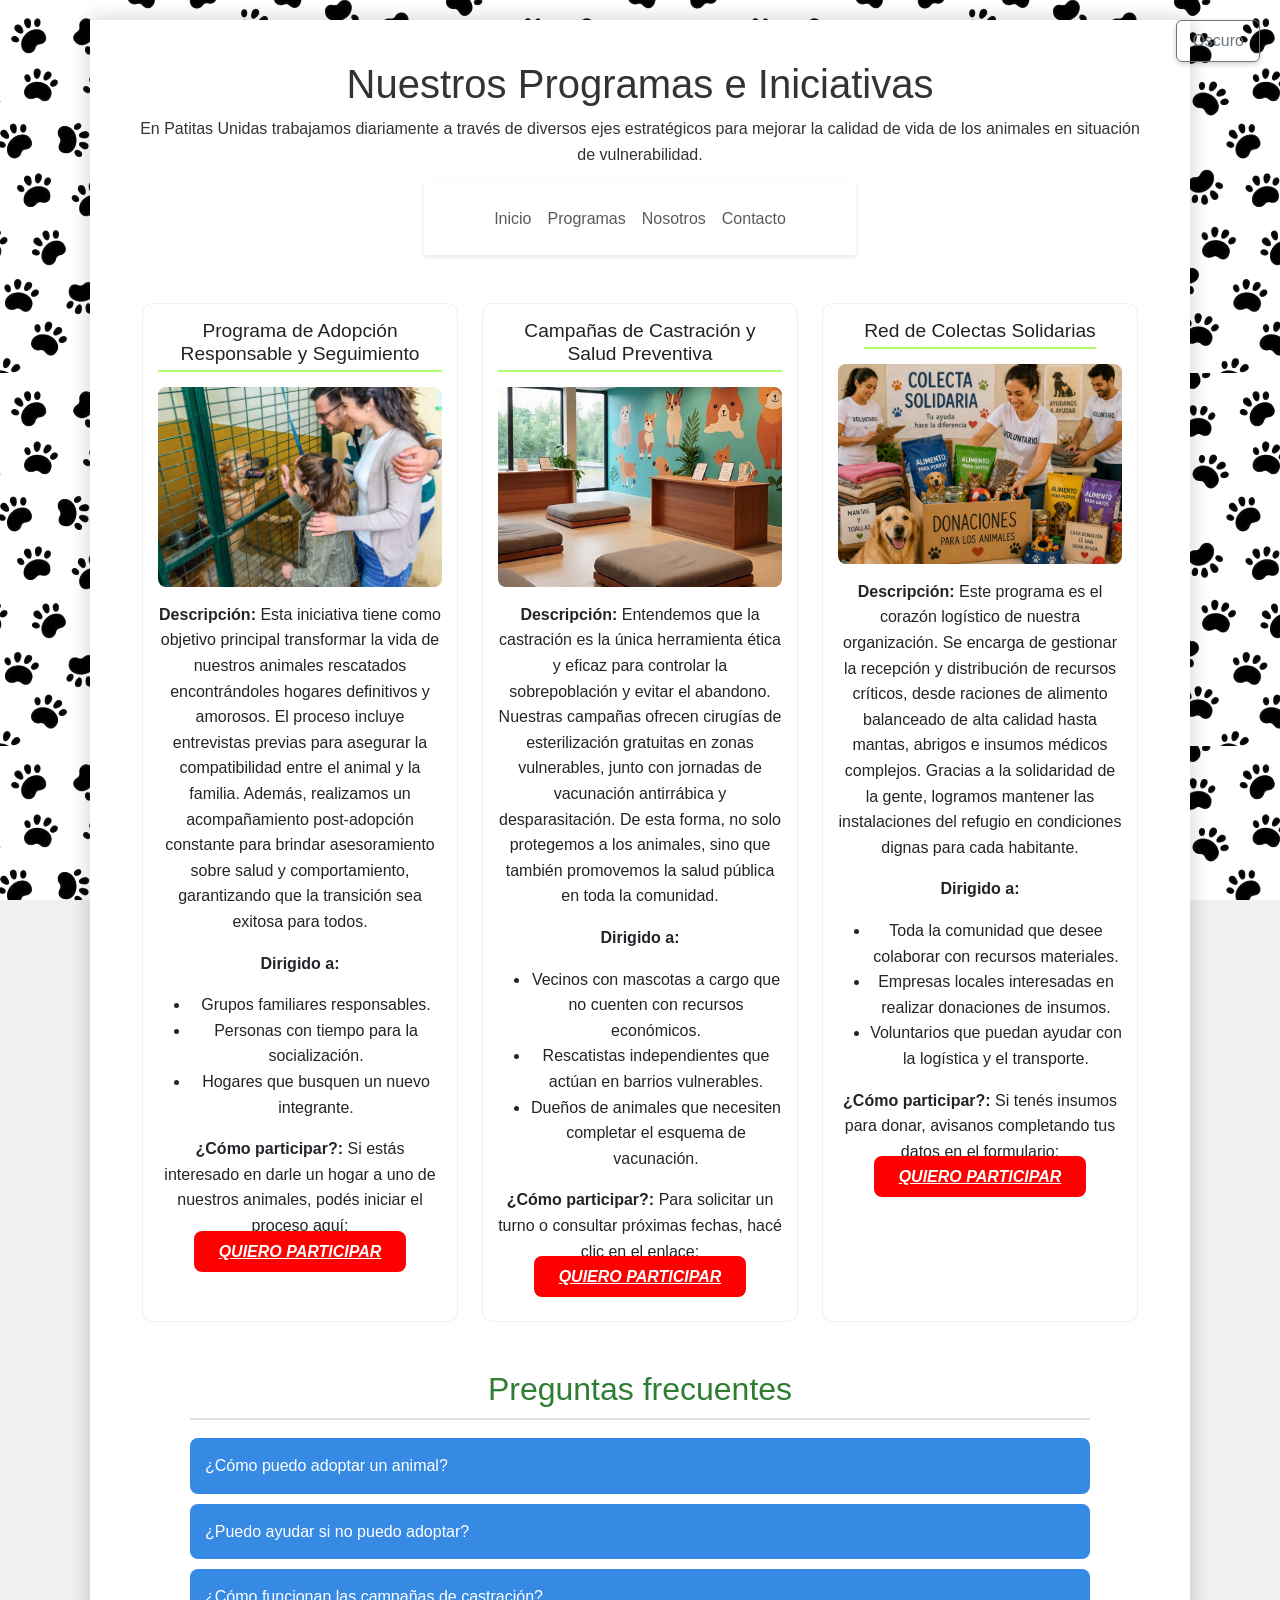
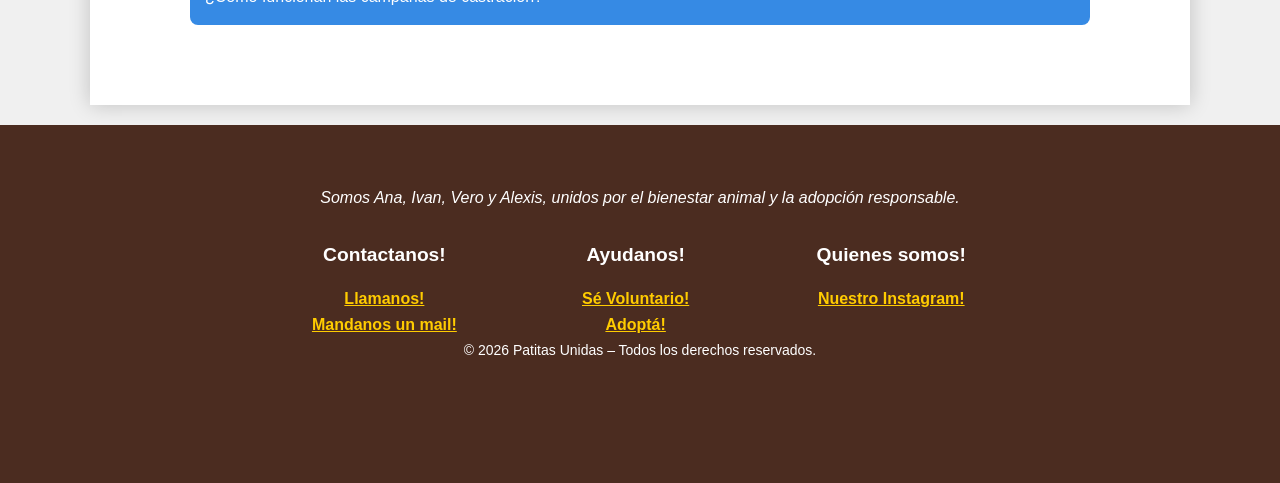
<file: programas.html>
<!DOCTYPE html>
<html lang="es">
<head>
    <meta charset="UTF-8">
    <meta name="viewport" content="width=device-width, initial-scale=1.0"> 
    <title>Programas - Patitas Unidas</title>
    <link rel="stylesheet" href="https://cdn.jsdelivr.net/npm/bootstrap@5.3.3/dist/css/bootstrap.min.css">
    <link rel="stylesheet" href="css/estilos.css">
</head>
<body>
    <!-- Botón modo oscuro -->
    <button id="btn-modo" class="btn btn-outline-secondary">Oscuro</button>
    <main class="main-container">
       <header>
           <h1>Nuestros Programas e Iniciativas</h1>
            <p>En Patitas Unidas trabajamos diariamente a través de diversos ejes estratégicos para mejorar la calidad de vida de los animales en situación de vulnerabilidad.</p>
             <nav class="navbar navbar-expand-lg">
    <div class="container-fluid">

        <a class="navbar-brand logo-invisible" href="index.html">
        Patitas Unidas
        </a>

        <button class="navbar-toggler" 
                type="button" 
                data-bs-toggle="collapse" 
                data-bs-target="#menu">
            <span class="navbar-toggler-icon"></span>
        </button>


        <div class="collapse navbar-collapse" id="menu">

            <ul class="navbar-nav">

                <li class="nav-item">
                    <a class="nav-link" href="index.html">
                        Inicio
                    </a>
                </li>

                <li class="nav-item">
                    <a class="nav-link" href="programas.html">
                        Programas
                    </a>
                </li>

                <li class="nav-item">
                    <a class="nav-link" href="nosotros.html">
                        Nosotros
                    </a>
                </li>

                <li class="nav-item">
                    <a class="nav-link" href="contacto.html">
                        Contacto
                    </a>
                </li>

            </ul>

        </div>

    </div>
</nav>
        </header>
        <section class="container my-5">

        <div class="row g-4">
        <!-- PROGRAMA 1 -->
         <div class="col-12 col-md-6 col-lg-4 d-flex">
            <article class="card w-100">
            <h3>Programa de Adopción Responsable y Seguimiento</h3>
            <img src="Imagenes/imagenes-de-programas/Adopcion.jpg" alt="Perros esperando ser adoptados" width="450">
            <p><strong>Descripción:</strong> Esta iniciativa tiene como objetivo principal transformar la vida de nuestros animales rescatados encontrándoles hogares definitivos y amorosos. El proceso incluye entrevistas previas para asegurar la compatibilidad entre el animal y la familia. Además, realizamos un acompañamiento post-adopción constante para brindar asesoramiento sobre salud y comportamiento, garantizando que la transición sea exitosa para todos.</p>
            <p><strong>Dirigido a:</strong></p>
            <ul>
                <li>Grupos familiares responsables.</li>
                <li>Personas con tiempo para la socialización.</li>
                <li>Hogares que busquen un nuevo integrante.</li>
            </ul>
            <p><strong>¿Cómo participar?:</strong> Si estás interesado en darle un hogar a uno de nuestros animales, podés iniciar el proceso aquí: <br>
            <a href="contacto.html" class="boton-programa">Quiero participar</a></p>
        </article>
        </div>


        <!-- PROGRAMA 2 -->
          <div class="col-12 col-md-6 col-lg-4 d-flex">
            <article class="card w-100">
            <h3>Campañas de Castración y Salud Preventiva</h3>
            <img src="Imagenes/imagenes-de-programas/Refugio.jpeg" alt="Instalaciones del refugio" width="450">
            <p><strong>Descripción:</strong> Entendemos que la castración es la única herramienta ética y eficaz para controlar la sobrepoblación y evitar el abandono. Nuestras campañas ofrecen cirugías de esterilización gratuitas en zonas vulnerables, junto con jornadas de vacunación antirrábica y desparasitación. De esta forma, no solo protegemos a los animales, sino que también promovemos la salud pública en toda la comunidad.</p>
            <p><strong>Dirigido a:</strong></p>
            <ul>
                <li>Vecinos con mascotas a cargo que no cuenten con recursos económicos.</li>
                <li>Rescatistas independientes que actúan en barrios vulnerables.</li>
                <li>Dueños de animales que necesiten completar el esquema de vacunación.</li>
            </ul>
            <p><strong>¿Cómo participar?:</strong> Para solicitar un turno o consultar próximas fechas, hacé clic en el enlace: <br>
            <a href="contacto.html" class="boton-programa">Quiero participar</a></p>
            </article>
            </div>

        <!-- PROGRAMA 3 -->
         <div class="col-12 col-md-6 col-lg-4 d-flex">
        <article class="card w-100">
            <h3>Red de Colectas Solidarias</h3>
            <img src="Imagenes/imagenes-de-programas/ColectaSolidaria.png" alt="Donaciones para el refugio" width="450">
            <p><strong>Descripción:</strong> Este programa es el corazón logístico de nuestra organización. Se encarga de gestionar la recepción y distribución de recursos críticos, desde raciones de alimento balanceado de alta calidad hasta mantas, abrigos e insumos médicos complejos. Gracias a la solidaridad de la gente, logramos mantener las instalaciones del refugio en condiciones dignas para cada habitante.</p>
            <p><strong>Dirigido a:</strong></p>
            <ul>
                <li>Toda la comunidad que desee colaborar con recursos materiales.</li>
                <li>Empresas locales interesadas en realizar donaciones de insumos.</li>
                <li>Voluntarios que puedan ayudar con la logística y el transporte.</li>
            </ul>
            <p><strong>¿Cómo participar?:</strong> Si tenés insumos para donar, avisanos completando tus datos en el formulario: <br>
             <a href="contacto.html" class="boton-programa">Quiero participar</a></p>
        </article>
        </section>
    </div>
    

    
    <section class="preguntas">
    <h2>Preguntas frecuentes</h2>

    <button class="pregunta">
        ¿Cómo puedo adoptar un animal?
    </button>

    <div class="respuesta">
        <p>
            Para adoptar uno de nuestros animales debés completar el formulario 
            y realizar una entrevista para asegurar una adopción responsable.
        </p>
    </div>


    <button class="pregunta">
        ¿Puedo ayudar si no puedo adoptar?
    </button>

    <div class="respuesta">
        <p>
            Sí, podés colaborar participando en colectas, donando insumos 
            o ayudando como voluntario.
        </p>
    </div>


    <button class="pregunta">
        ¿Cómo funcionan las campañas de castración?
    </button>

    <div class="respuesta">
        <p>
            Realizamos jornadas de castración y prevención para ayudar 
            a controlar la sobrepoblación animal.
        </p>
    </div>
</main>
</section>

    <footer>
        <section>
        <p><i>Somos Ana, Ivan, Vero y Alexis, unidos por el bienestar animal y la adopción responsable.</i></p>
        <table>
        <tr>
            <th>Contactanos!</th>
            <th>Ayudanos!</th>
            <th>Quienes somos!</th>
        </tr>
        <tr>
            <td><a href="tel:+541160323719" target="_blank">Llamanos!</a></td>
            <td><a href="https://docs.google.com/forms/d/e/1FAIpQLSfOzJ3SnIqSNFe_d19kwU7NZC8qhX_aFojEnTB_gT3AuYFnnQ/viewform?usp=header" target="_blank">Sé Voluntario!</a></td>
            <td><a href="https://www.instagram.com/patitas.unidas.ong.unahur/" target="_blank">Nuestro Instagram!</a></td>
        </tr>
        <tr>
            <td><a href="mailto:patitasunidas.ong.unahur@gmail.com" target="_blank">Mandanos un mail!</a></td>
            <td><a href="https://docs.google.com/forms/d/e/1FAIpQLScnLSE344XA-v23SpIav40jq9DlFRYUfHbHAe1RZPkIDdU1UQ/viewform" target="_blank">Adoptá!</a></td>
        </tr>
        </table>
        <p> <small>© 2026 Patitas Unidas – Todos los derechos reservados.</small></p>

        </section>
    </footer>
<script src="js/main.js"></script>
<script src="https://cdn.jsdelivr.net/npm/bootstrap@5.3.3/dist/js/bootstrap.bundle.min.js"></script> 
</body>
</html>
</file>
<file: css/estilos.css>
/* Variables CSS, reset, tipografía global y estilos del body */
:root {
    --color-texto: #131212;
    --color-fondo: #4d4c4c;
    --color-footer: #422216;
    --color-acento: #368ae4;
}

* {
    margin: 0;
    padding: 0;
    box-sizing: border-box;
}

body {
    font-family: Arial, sans-serif;
    line-height: 1.6;
    color: #333;
    background-color: #f0f0f0;
    background-image: url('../Imagenes/imagenes_index/Fondos/Fondo.PNG');
    background-attachment: fixed;
    background-repeat: repeat;
}

/* Header, navegación (incluyendo :hover) y footer */
header {
    margin-bottom: 40px;
    display: flex;
    flex-direction: column;
    align-items: center;
}

.navbar {
    background-color: white;
    padding: 15px 50px;
    display: flex;
    justify-content: space-between;
    align-items: center;
    box-shadow: 0 2px 5px rgba(0,0,0,0.1);
    position: sticky;
    top: 0;
    z-index: 1000;
}

.navbar img {
    height: 80px;
    width: auto;
}

.nav-links {
    display: flex;
    gap: 25px;
}

.nav-links a {
    text-decoration: none;
    color: #555;
    font-weight: bold;
    font-size: 1rem;
    transition: color 0.3s;
}

.nav-links a:hover {
    color: #007BFF;
    border-bottom: 2px solid #007BFF;
}

footer {
    background-color: #4b2c20;
    color: #ffffff;
    padding: 60px 20px;
    text-align: center;
}

footer p {
    margin-bottom: 30px;
}

footer table {
    width: 100%;
    max-width: 800px;
    margin: 0 auto;
    border-collapse: collapse;
}

footer table th {
    color: #ffffff;
    font-size: 1.2rem;
    padding-bottom: 15px;
}

footer table td a {
    color: #ffcc00;
    text-decoration: underline;
    font-weight: bold;
}

.volver-arriba {
    margin-top: 25px;
}

.volver-arriba a {
    color: #ffcc00;
    text-decoration: none;
    font-weight: bold;
    font-size: 0.9rem;
}

footer .copyright {
    margin-top: 50px;
    font-size: 0.85rem;
    opacity: 0.7;
    border-top: 1px solid rgba(255,255,255,0.1);
    padding-top: 20px;
}

/* Secciones de contenido (section, article, headings, párrafos) */
.main-container {
    max-width: 1100px;
    margin: 20px auto;
    background-color: white;
    padding: 40px;
    box-shadow: 0 0 20px rgba(0,0,0,0.2);
    text-align: center;
    min-height: 100vh;
}

section {
    margin-bottom: 60px;
}

section h2 {
    color: #2E7D32;
    border-bottom: 2px solid #E0E0E0;
    padding-bottom: 10px;
}

.logo-central {
    width: 280px;
    height: auto;
    margin: 20px 0;
}

.slider-container {
    position: relative;
    display: flex;
    align-items: center;
    justify-content: center;
    margin: 0 auto;
    max-width: 900px;
}

.flex-container {
    display: flex;
    flex-wrap: wrap;       
    justify-content: center; 
    gap: 40px;             
    padding: 20px;
    align-items: stretch;
}
.container-item {
    align-content:center;
    width: 275px;
    height: auto;
    margin: 10px;
    padding: 20px;
    box-shadow: 0 6px 8px rgb(43, 43, 43);
    border-radius: 10px;
    align-content:flex-start;
}
.dark-mode .container-item{
    box-shadow: 0 2px 5px rgb(78, 78, 78)
}

.descripcion{
    display: -webkit-box;
    -webkit-box-orient: vertical;
    -webkit-line-clamp: 3; /* Mostrar solo 3 líneas */
    overflow: hidden;
}

.descripcion.expandida{
    -webkit-line-clamp: unset;
    overflow: visible;
}

.btn-leer{
    background-color: white;
    color: var(--color-texto);
    border: 2px var(--color-acento) solid;
    padding: 5px;
    border-radius: 8px;
    box-shadow: 0 2px 5px rgb(43, 43, 43)
}

/* Botón en modo oscuro */
body.dark-mode .btn-leer{
    background-color: #333;
    color: white;
    border: 2px solid white;
    box-shadow: 0 2px 5px rgb(78, 78, 78)
}


.card {
    display: flex;
    flex-direction: column; 
    align-items: center;   
    width: 250px; 
    border: 1px solid #f1f0f0;    
    border-radius: 10px;
    padding: 15px;
    background-color: #ffffff;
}

.card h3 {
    color: #222222;
    font-size: 1.2rem;
    margin-bottom: 15px;
    border-bottom: 2px solid #aeff6b; 
    padding-bottom: 5px;
}

.card:hover {
    transform: scale(1.05); 
}

/* Tabla, formulario y estilos de imágenes */
table {
    width: 100%;
    border-collapse: collapse;
}

.galeria-scroll {
    display: flex;
    gap: 15px;
    overflow-x: auto;
    scroll-behavior: smooth;
    padding: 10px;
}

.galeria-scroll img {
    width: 250px;
    height: 250px;
    object-fit: cover;
    border-radius: 10px;
    flex-shrink: 0;
}

.imgGaleria {
    width: 100%;
    height: auto;
    border-radius: 8px; 
    box-shadow: 0 2px 5px rgba(0,0,0,0.2); 
    vertical-align: top; 
    padding: 20px;
}
.dark-mode .imgGaleria{
    box-shadow: 0 2px 5px rgb(78, 78, 78)
}

.card img {
    width: 100%;        
    height: 200px;         
    border-radius: 8px;
    object-fit: cover;    
    display: block;        
    margin-bottom: 15px;   
}

#emergencia {
    display: flex;
    justify-content: center;
    margin-bottom: 50px;
}

#emergencia a {
    background-color: red;
    color: white;
    padding: 20px 40px;
    text-decoration: none;
    font-weight: bold;
    border-radius: 8px;
    display: inline-block;
    animation: titileo 1s infinite; 
}

.boton-adoptame, .boton-programa {
    background-color: red; 
    color: white; 
    font-weight: bold;
    font-style: italic;
    text-transform: uppercase; 
    padding: 12px 25px; 
    border: none; 
    border-radius: 8px; 
    cursor: pointer; 
    animation: titileo 1s infinite; 
}

.link-formulario-voluntariado {
    display: inline-block;
    background-color: #2ecc71;
    color: #ffffff;
    padding: 15px 30px;
    border-radius: 10px;
    text-decoration: none;
    font-weight: bold;
    text-align: center;
    transition: background-color 0.3s ease;
}

#btn-modo {
    position: fixed;
    top: 20px;
    right: 20px;
    z-index: 9999;
    padding: 8px 15px;
    cursor: pointer;
    box-shadow: 0 2px 5px rgba(0,0,0,0.2);
}

form {
    max-width: 700px;           
    margin: 40px auto;          
    text-align: left;           
    background: #ffffff;       
    padding: 45px;
    border-radius: 12px;
    border: 1px solid #e2e8f0;
    box-shadow: 0 10px 25px rgba(0,0,0,0.03);
}

form label {
    display: block;             
    font-size: 1rem;        
    font-weight: bold;
    color: #4a5568;
    margin-bottom: 8px;      
}

form button[type="submit"], 
form input[type="submit"] {
    display: block;
    width: 100%;
    background-color: #d81710; 
    color: white;
    font-size: 1.1rem;
    font-weight: bold;
    padding: 14px;
    border: none;
    border-radius: 8px;
    cursor: pointer;
}

/* Modo oscuro */
@keyframes titileo {
    0%   { opacity: 1; }
    50%  { opacity: 0.5; }
    100% { opacity: 1; }
}

body.dark-mode {
    background-color: #1a1a1a;
    background-image: url('../Imagenes/imagenes_index/Fondos/fondo.oscuro.png');
    background-attachment: fixed;
    background-repeat: repeat;
    color: #ffffff;
}

.dark-mode .main-container {
    background-color: #242424;
    color: #ffffff;
    box-shadow: 0 0 20px rgba(0,0,0,0.5);
}

.dark-mode section,
.dark-mode p,
.dark-mode i,
.dark-mode h1,
.dark-mode h2,
.dark-mode h3 {
    background-color: transparent;
    color: #ffffff;
}

.dark-mode .navbar {
    background-color: #333333;
    border-bottom: 1px solid #444;
}

.dark-mode footer,
.dark-mode footer section {
    background-color: #111111;
    color: #ffffff;
}

.dark-mode .link-formulario-voluntariado {
    background-color: #a3e4d7;
    color: #1a1a1a;
}
/* Cards en modo oscuro */
.dark-mode .card {
    background-color: #333333;
    color: white;
    border: 1px solid #555;
}

.dark-mode .card h3 {
    color: white;
}

.dark-mode .card p,
.dark-mode .card li,
.dark-mode .card strong {
    color: white;
}
/* Ocultar navbar-brand pero mantener Bootstrap */
.logo-invisible {
    display: none;
}
/* Acordeón preguntas frecuentes */
.preguntas {
    max-width: 900px;
    margin: 40px auto;
}

.pregunta {
    width: 100%;
    padding: 15px;
    text-align: left;
    background-color: #368ae4;
    color: white;
    border: none;
    cursor: pointer;
    margin-top: 10px;
    border-radius: 8px;
}

.respuesta {
    display: none;
    padding: 15px;
    background-color: #f1f1f1;
    color: #333;
    border-radius: 0 0 8px 8px;
}

/* Acordeón modo oscuro */
.dark-mode .pregunta {
    background-color: #555;
    color: white;
}

.dark-mode .respuesta {
    background-color: #222;
    color: white;
}
</file>
